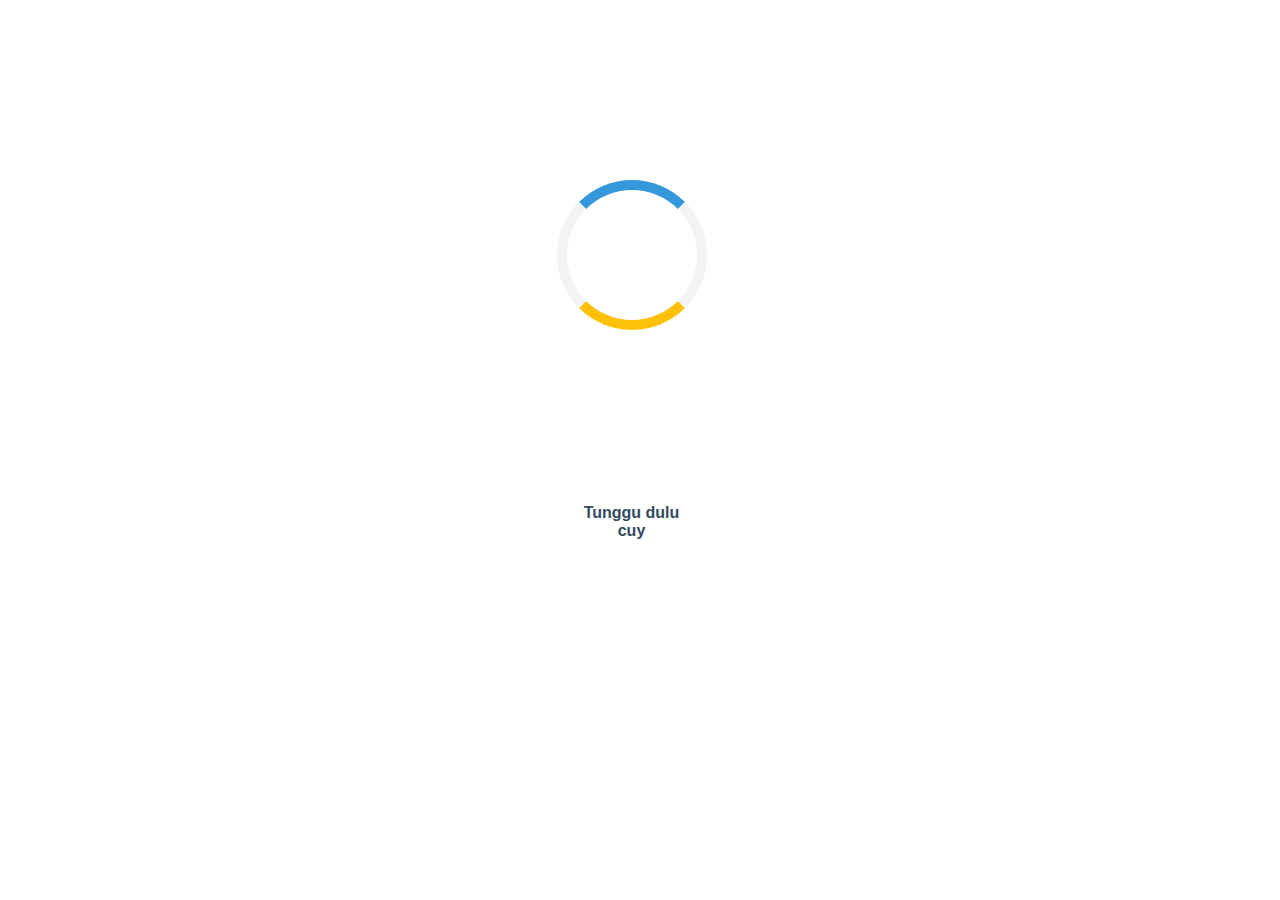
<file: index.html>
<!DOCTYPE html>
<html lang="en">
    <head>
        <meta charset="UTF-8">
        <meta name="viewport" content="width=device-width, initial-scale=1.0">
        <title>Home</title>
        <link rel="stylesheet" href="css/home.css">
    </head>
    <body>
        <div id="loading">
            <span class="loader"></span>
            <div class="textLoader">
                <center>
                <b style="font-family: Muli, sans-serif ;">Tunggu dulu <br> cuy </b>
                </center>
            </div>
        </div>
        <div id="content" style="display: none;">
        <div id="container">
            <div class="navbar">
            <div style="width: 1714px; height: 5292px; position: absolute; background: rgb(255, 255, 255); overflow: hidden;">
                <div style="width: 765.218px; height: 15px; position: absolute; left: 203px; top: 55.6642px; transform: rotate(-0.424113deg); transform-origin: left top;">
                    <div style="position: absolute; left: 13.1091px; top: 0px; text-align: left; vertical-align: top; display: flex; flex-direction: column; justify-content: flex-start;">
                        <p>
                            <span class="beranda" style="font-size: 12px; text-decoration: none; font-weight: 700; font-family: inter; white-space: break-spaces; color: rgb(51, 43, 43);
                             text-transform: none; font-family: Muli, sans-serif;">BERANDA</span>
                        </p>
                    </div>
                    <div style="position: absolute; left: 157.109px; top: 0px; text-align: left; vertical-align: top; display: flex; flex-direction: column; justify-content: flex-start;">
                        <p>
                            <a class="belajar" href="belajar.html" target="_blank" style="font-size: 12px; text-decoration: none; font-weight: 700; font-family: inter; white-space: 
                            break-spaces; color: rgb(51, 43, 43); text-transform: none; font-family: Muli, sans-serif;">BELAJAR</a>
                        </p>
                    </div>
                    <div style="position: absolute; left: 298.109px; top: 0px; text-align: left; vertical-align: top; display: flex; flex-direction: 
                    column; justify-content: flex-start;">
                        <p>
                            <a class="review" href="review.html" style="font-size: 12px; text-decoration:
                            none; font-weight: 700; font-family: inter; white-space: break-spaces; color: rgb(51, 43, 43); 
                            text-transform: none; font-family: Muli, sans-serif;">REVIEW</a>
                        </p>
                    </div>
                    <div style="position: absolute; left: 431.109px; top: 0px; text-align: 
                    left; vertical-align: top; display: flex; flex-direction: column; justify-content: flex-start;">
                        <p>
                            <span class="PANDUAN" style="font-size: 12px; text-decoration: none; font-weight: 700; font-family: inter; white-space: break-spaces; color: rgb(51, 43, 43); 
                            text-transform: none; font-family: Muli, sans-serif;">PANDUAN</span>
                        </p>
                    </div>
                    <div style="position: absolute; left: 560.109px; top: 0px; text-align: left; vertical-align: top; display: flex; flex-direction: column; justify-content: flex-start;">
                        <p>
                            <a class="about" href="about_us.html" style="font-size: 12px; text-decoration: none; font-weight: 700; font-family: inter; white-space: break-spaces; color: rgb(51, 43, 43); 
                            text-transform: none; font-family: Muli, sans-serif;">ABOUT US</a>
                        </p>
                    </div>
                    <div style="position: absolute; left: 672.109px; top: 0px; text-align: left; vertical-align: top; display: flex; 
                    flex-direction: column; justify-content: flex-start;">
                        <p>
                            <span class="guru" style="font-size: 12px; text-decoration: none; font-weight: 700; font-family: inter; white-space: break-spaces; color: rgb(51, 43, 43); 
                            text-transform: none; font-family: Muli, sans-serif;">UNTUK GURU</span>
                        </p>
                    </div>
                </div>
                <div style="width: 624px; height: 362px; position: absolute; left: 858px; top: 218px;">
                    <div style="width: 624px; height: 362px; position: absolute; left: 0px; top: 0px; background: rgb(255, 255, 255); border-radius: 20px;
                     overflow: hidden; filter: drop-shadow(rgba(0, 0, 0, 0.137) 0px 4px 30px);">
                        <img src="assets/anak.png" width="624" height="362" style="width: 624px; height: 362px; left: 0px; top: 0px; position: absolute;">
                    </div>
                </div>
                <div style="width: 165px; height: 16px; position: absolute; left: 1324px; top: 49px;">
                    <div style="position: absolute; left: 24px; top: 0px; text-align: left; vertical-align: top; display: flex; flex-direction: column; justify-content: flex-start;">
                        <p>
                            <span style="font-size: 12px; text-decoration: none; font-weight: 700; font-family: inter; white-space: break-spaces; color: rgba(13, 12, 12, 0.57); 
                            text-transform: none; font-family: Muli, sans-serif;">AKUN</span>
                        </p>
                    </div>
                    <div style="position: absolute; left: 92px; top: 0px; width: 50px; text-align: left; vertical-align: top; display: flex; flex-direction: 
                    column; justify-content: flex-start;">
                        <p>
                            <a class="login" href="login.html" target="_blank" style="font-size: 12px; text-decoration: none; font-weight: 700;
                             white-space: break-spaces; color: rgb(1, 1, 1); text-transform: none; font-family: Muli, sans-serif;">LOG IN</a>
                        </p>
                    </div>
                </div>
            </div>
                <div style="width: 534px; height: 367px;">
                    <div style="width: 491px; height: 54px; position: absolute; left: 169px; top: 149px; background: #bdcce0ab; border-radius: 20px; overflow: hidden; 
                    filter: drop-shadow(rgba(0, 0, 0, 0.062) 0px 4px 30px);">
                        <input type="search" placeholder="Cari di sini" style="padding-left: 50px; border-radius: 20px; background: transparent;
                         width: 100%; height: 100%; box-sizing: border-box; font-family: Muli, sans-serif;">
                        <img src="assets/search.svg" width="23" height="24" style="width: 23px; left: 15px; top: 50%; position: absolute; transform: translateY(-50%);">
                      </div>
                    </div>

                    <div style="width: 534px; height: 284px; position: absolute; left: 161px; top: 232px;">
                        <div style="width: 353px; height: 38px; position: absolute; left: 107px; top: 263px;"></div>
                        <div style="position: absolute; left: 96px; top: 249px; text-align: left; vertical-align: top; display: 
                        flex; flex-direction: column; justify-content: flex-start;">
                            <p>
                                <span style="font-size: 15px; text-decoration: none; font-weight: 500; font-family: inter; white-space: break-spaces; color: rgb(0, 0, 0); 
                                text-transform: none;">- KI HAJAR DEWANTARA</span>
                            </p>
                        </div>
                    </div>
                    <div style="width: 514px; height: 285px;">
                        <div style="position: absolute; left: 257px; top: 166px; text-align: left; vertical-align: top; display: flex; flex-direction: column; justify-content: flex-start;">
                        </div>
                        <div style="position: absolute; left: 171px; top: 242px; width: 514px; text-align: left; vertical-align: top; display: flex; flex-direction: column; justify-content: flex-start;">
                            <p style="margin-bottom: 11px;">
                                <span style="font-size: 100px; text-decoration: none; font-weight: 700; font-family: inter; white-space: break-spaces; color: rgba(0, 0, 0, 0.58); text-transform: none;">“</span>
                                <span style="font-size: 20px; text-decoration: none; font-weight: 700;
                                 white-space: break-spaces; color: rgba(0, 0, 0, 0.58); text-transform: none; 
                                 font-family:'Courier New', Courier, monospace">Mempunyai ketetapan, tidak tergoyahkan, berisi dengan berilmu pengetahuan, hingga yakin dengan seyakin-yakinnya bahwa apa yang dilakukannya adalah benar dan baik. </span>
                            
                            </p>
                            <p style="margin-bottom: 11px;"></p>
                        </div>
                    </div>
                </div>
                <div style="width: 382px; height: 100px;">
                    <div style="width: 382px; height: 56px; position: absolute; left: 68px; top: 1429px;">
                        <div style="position: absolute; left: 10px; top: 10px; width: 362px; text-align: left; vertical-align: top; display: flex; flex-direction: column; justify-content: flex-start;">
                            <p>
                                <span style="font-size: 15px; text-decoration: none; font-weight: 400;
                                 white-space: break-spaces; color: rgb(47, 37, 37); text-transform: none; font-family: Muli, sans-serif;">Sesuaikan dengan tingkatan pendidikan yang ditempuhi saat ini :</span>
                            </p>
                        </div>
                    </div>
                    <div style="width: 261px; height: 44px; position: absolute; left: 68px; top: 1385px;">
                        <div style="position: absolute; left: 10px; top: 10px; text-align: left; vertical-align: top; display: flex; flex-direction: column; justify-content: flex-start;">
                            <p>
                                <span style="font-size: 20px; text-decoration: none; font-weight: 700;
                                 white-space: break-spaces; color: rgb(47, 37, 37); text-transform: none; font-family: Muli, sans-serif;">TINGKAT PENDIDIKAN : </span>
                            </p>
                        </div>
                    </div>
                </div>
                <div style="width: 1526px; height: 221px; position: absolute; left: 77px; top: 1540px;">
                    <div style="width: 353px; height: 221px; position: absolute; left: 0px; top: 0px; background: rgb(255, 255, 255); border-radius: 30px; 
                    overflow: hidden; filter: drop-shadow(rgba(0, 0, 0, 0.1) 0px 4px 30px);">
                        <img src="assets/tk.jpg" width="353" height="220" style="width: 353px; left: 0px; top: 0px; position: absolute;">
                    </div>

                    <div style="width: 354px; height: 221px; position: absolute; left: 391px; top: 0px; background: rgb(255, 255, 255); border-radius: 30px; overflow: 
                    hidden; filter: drop-shadow(rgba(0, 0, 0, 0.1) 0px 4px 20px);">
                        <img src="assets/lakisd.jpg" width="190" height="190" style="width: 190px; height: 190px; left: 0px; top: 10px; position: absolute;">
                        <div style="position: absolute; left: 170px; top: 87px; text-align: left; vertical-align: top; display: flex; 
                        flex-direction: column; justify-content: flex-start;">
                            <p>
                                <span style="font-size: 20px; text-decoration: none; font-weight: 700; 
                                 white-space: break-spaces; color: rgba(255, 24, 24, 0.54); text-transform: none; font-family: Muli, sans-serif;">SEKOLAH</span>
                            </p>
                            <p>
                                <span style="font-size: 20px; text-decoration: none; font-weight: 700;
                                 white-space: break-spaces; color: rgba(56, 44, 44, 0.54); text-transform: none; font-family: Muli, sans-serif;">DASAR</span>
                            </p>
                        </div>
                    </div>

                    <div style="width: 352px; height: 220px; position: absolute; left: 783px; top: 1px; background: rgb(255, 255, 255); 
                    border-radius: 30px; overflow: hidden; filter: drop-shadow(rgba(0, 0, 0, 0.1) 0px 4px 30px);">
                        <img src="assets/smpe.jpg" width="190" height="190" style="width: 190px; left: 0px; top: 10px; position: absolute;">
                        <div style="position: absolute; left: 170px; top: 74px; text-align: left; vertical-align: top; display: flex; flex-direction: column; justify-content: flex-start;">
                            <p>
                                <span style="font-size: 20px; text-decoration: none; font-weight: 700; 
                                white-space: break-spaces; color: rgb(111, 124, 241); text-transform: none; font-family: Muli, sans-serif;">SEKOLAH MENENGAH </span>
                            </p>
                            <p>
                                <span style="font-size: 20px; text-decoration: none; font-weight: 700; 
                                 white-space: break-spaces; color: rgb(111, 124, 241); text-transform: none; font-family: Muli, sans-serif;">PERTAMA</span>
                            </p>
                        </div>
                    </div>

                    <div style="width: 353px; height: 221px; position: absolute; left: 1173px; top: 0px; background: rgb(255, 255, 255); 
                    border-radius: 30px; overflow: hidden; filter: drop-shadow(rgba(0, 0, 0, 0.1) 0px 4px 30px);">
                        <img src="assets/smaa.jpg" width="190" height="190" style="width: 190px; left: 0px; top: 10px; position: absolute;">
                        <div style="position: absolute; left: 177px; top: 68px; text-align: left; vertical-align: top; display: flex; flex-direction: column; justify-content: flex-start;">
                            <p>
                                <span style="font-size: 20px; text-decoration: none; font-weight: 700; 
                                 white-space: break-spaces; color: rgb(85, 82, 121); text-transform: none; font-family: Muli, sans-serif;">SEKOLAH MENENGAH </span>
                            </p>
                            <p>
                                <span style="font-size: 20px; text-decoration: none; font-weight: 700; 
                                 white-space: break-spaces; color: rgb(85, 82, 121); text-transform: none; font-family: Muli, sans-serif;">ATAS</span>
                            </p>
                        </div>
                    </div>
                </div>

                <div style="width: 75px; height: 44px; position: absolute; left: 68px; top: 1833px;">
                    <div style="position: absolute; left: 10px; top: 10px; text-align: left; vertical-align: top; display: flex; flex-direction: column; justify-content: flex-start;">
                        <p>
                            <span style="font-size: 20px; text-decoration: none; font-weight: 700;
                             white-space: break-spaces; color: rgb(47, 37, 37); text-transform: none; font-family: Muli, sans-serif;">UTBK</span>
                        </p>
                    </div>
                </div>
                <div style="width: 352px; height: 221px; position: absolute; left: 78px; top: 1932px; background: rgb(255, 255, 255); 
                border-radius: 30px; overflow: hidden; filter: drop-shadow(rgba(0, 0, 0, 0.1) 0px 4px 30px);">

                    <div style="width: 363px; height: 176px; position: absolute; left: -11px; top: -11px; ">
                        <img src="assets/utbk.png" width="354" height="223" style="width: 354px; height: 223px; left: 11px; top: 11px; position: absolute;">
                    </div>

                    <div style="position: absolute; left: 30px; top: 248px; text-align: left; vertical-align: top; display: flex; flex-direction: column; justify-content: flex-start;">
                        <p>
                            <span style="font-size: 10px; text-decoration: none; font-weight: 700; 
                             white-space: break-spaces; color: rgb(255, 255, 255); text-transform: none; font-family: Muli, sans-serif;">LIHAT SELENGKAPNYA</span>
                        </p>
                    </div>

                    <div style="position: absolute; left: 30px; top: 171px; text-align: left; vertical-align: top; display: flex; flex-direction: column; justify-content: flex-start;">
                        <p>
                            <span style="font-size: 10px; text-decoration: none; font-weight: 500; 
                             white-space: break-spaces; color: rgb(255, 255, 255); text-transform: none; font-family: Muli, sans-serif;">Simulasi ujian PTS, PAS, </span>
                        </p>
                        <p>
                            <span style="font-size: 10px; text-decoration: none; font-weight: 500; 
                             white-space: break-spaces; color: rgb(255, 255, 255); text-transform: none; font-family: Muli, sans-serif;">dan UTBK-SNBT</span>
                        </p>
                    </div>

                    <div style="position: absolute; left: 30px; top: 128px; text-align: left; vertical-align: top; display: flex; flex-direction: column; justify-content: flex-start;">
                        <p>
                            <span style="font-size: 20px; text-decoration: none; font-weight: 700; 
                            white-space: break-spaces; color: rgb(0, 0, 0); text-transform: none; font-family: Muli, sans-serif;">Try Out</span>
                        </p>
                    </div>
                </div>

                <div style="width: 237px; height: 50px; position: absolute; left: 72px; top: 2237px;"></div>
                <div style="width: 354px; height: 221px; position: absolute; left: 469px; top: 1932px; background: rgb(255, 255, 255); 
                border-radius: 30px; overflow: hidden; filter: drop-shadow(rgba(0, 0, 0, 0.1) 0px 4px 30px);">
                    <div style="width: 400px; height: 324px; position: absolute; left: 0px; top: 0px; background: rgba(0, 0, 0, 0.5); border-radius: 30px; overflow: hidden;">
                        <img src="assets/tryout.png" width="354" height="221" style="width: 354px; left: 0px; top: 0px; position: absolute;">
                        <div style="position: absolute; left: 31px; top: 126px; text-align: left; vertical-align: top; display: flex; flex-direction: column; justify-content: flex-start;">
                            <p>
                                <span style="font-size: 20px; text-decoration: none; font-weight: 700; 
                                 white-space: break-spaces; color: rgba(11, 11, 11, 0.92); text-transform: none; font-family: Muli, sans-serif;">UTBK Center</span>
                            </p>

                        </div>
                        <div style="position: absolute; left: 31px; top: 162px; text-align: left; vertical-align: top; display: flex; flex-direction: column; justify-content: flex-start;">
                            <p>
                                <span style="font-size: 10px; text-decoration: none; font-weight: 500; 
                                 white-space: break-spaces; color: rgb(255, 255, 255); text-transform: none; font-family: Muli, sans-serif;">Persiapan hadapi tes Skolastik</span>
                            </p>
                            <p>
                                <span style="font-size: 10px; text-decoration: none; font-weight: 500; 
                                 white-space: break-spaces; color: rgb(255, 255, 255); text-transform: none; font-family: Muli, sans-serif;">UTBK-SNBT</span>
                            </p>
                        </div>

                        <div style="position: absolute; left: 31px; top: 259px; text-align: left; vertical-align: top; display: flex; flex-direction: column; justify-content: flex-start;">
                            <p>
                                <span style="font-size: 10px; text-decoration: none; font-weight: 500; 
                                 white-space: break-spaces; color: rgb(255, 255, 255); text-transform: none; font-family: Muli, sans-serif;">LIHAT SELENGKAPNYA</span>
                            </p>
                        </div>
                    </div>

                </div>
                <div style="width: 1533px; height: 557px;">
                    <img src="assets/study.jpg" width="1530.87" height="590" style="width: 1530.87px; height: 590px; left: 2.13px; top: 760px; position: absolute; border-radius: 0px 100px 100px 0px;">
                    <div style="width: 1530.87px; height: 590px; position: absolute; left: 2.13px; top: 760px ; background: rgba(0, 0, 0, 0.22); border-radius: 0px 100px 100px 0px;"></div>
                    <div style="width: 490.773px; height: 185px; position: absolute; left: 142.654px; top: 897px; border-radius: 0px 100px 100px 0px;">
                        <div style="position: absolute; left: 10px; top: 10px; text-align: left; display: flex; flex-direction: column; justify-content: center;">
                            <p>
                                <span style="font-size: 32px; text-decoration: none; line-height: 170.523%; font-weight: 700; 
                                white-space: break-spaces; color: rgb(255, 255, 255); text-transform: none; font-family: Muli, sans-serif;">Wujudkan mimpi bareng kelas</span>
                            </p>
                            <p>
                                <span style="font-size: 32px; text-decoration: none; line-height: 170.523%; font-weight: 700; 
                                 white-space: break-spaces; color: rgb(255, 255, 255); text-transform: none; font-family: Muli, sans-serif;">ekslusif khusus UTBK dan</span>
                            </p>
                            <p>
                                <span style="font-size: 32px; text-decoration: none; line-height: 170.523%; font-weight: 700; 
                                 white-space: break-spaces; color: rgb(255, 255, 255); text-transform: none; font-family: Muli, sans-serif;">ujian mandiri</span>
                            </p>
                        </div>
                    </div>
                    <div style="width: 172.462px; height: 52px; position: absolute; left: 162.881px; top: 1137px; background: rgb(4, 135, 255); 
                    border-radius: 30px 100px 100px 30px; overflow: hidden; filter: drop-shadow(rgba(0, 0, 0, 0.25) 0px 4px 4px);">
                        <div style="position: absolute; left: 28.3875px; top: 9px; text-align: left; display: flex; flex-direction: column; justify-content: center;">
                            <p>
                                <span style="font-size: 20px; text-decoration: none; line-height: 170.523%; font-weight: 700;
                                 white-space: break-spaces; color: rgb(255, 255, 255); text-transform: none; font-family: Muli, sans-serif;">Yuk, Ikutan</span>
                            </p>
                        </div>
                    </div>
                </div>
                <img src="assets/geo.png" width="134" height="131" style="width: 134px; left: 350px; top: 2631px; position: absolute;">
                <img src="assets/sos.png" width="134" height="131" style="width: 134px; left: 350px; top: 2631px; position: absolute;">
                <img src="assets/eko.png" width="134" height="131" style="width: 134px; left: 611px; top: 2626px; position: absolute;">
                <img src="assets/sejarah.png" width="134" height="131" style="width: 134px; left: 856px; top: 2626px; position: absolute;">

                <div style="width: 134px; height: 163px; position: absolute; left: 90px; top: 2339px;">
                    <img src="assets/mtk.png" style="width: 134px; left: 0px; top: 0px; position: absolute;">
                    <div style="position: absolute; left: 9px; top: 150px; text-align: left; vertical-align: top; display: flex; flex-direction: column; justify-content: flex-start;">
                        <p>
                            <span style="font-size: 15px; text-decoration: none; font-weight: 500; 
                            white-space: break-spaces; color: rgb(0, 0, 0); text-transform: none; font-family: Muli, sans-serif;">Matematika Wajib</span>
                        </p>
                    </div>
                </div>
                <div style="width: 165px; height: 163px; position: absolute; left: 335px; top: 2339px;">
                    <img src="assets/mtk.png" width="134" height="131" style="width: 134px; left: 15.5px; top: 0px; position: absolute;">
                    <div style="position: absolute; left: 45.1px; top: 150px; text-align: left; vertical-align: top; display: flex; flex-direction: column; justify-content: flex-start;">
                        <p>
                            <span style="font-size: 15px; text-decoration: none; font-weight: 500; font-family: inter; white-space: break-spaces; color: rgb(0, 0, 0); text-transform: none; font-family: Muli, sans-serif;">Matematika Peminatan</span>
                        </p>
                    </div>
                </div>
                <div style="width: 134px; height: 163px; position: absolute; left: 611px; top: 2339px;">
                    <img src="assets/physics.png"width: 134px; left: 0px; top: 0px; position: absolute;">
                    <div style="position: absolute; left: 49px; top: 150px; text-align: left; vertical-align: top; display: flex; flex-direction: column; justify-content: flex-start;">
                        <p>
                            <span style="font-size: 15px; text-decoration: none; font-weight: 500; 
                             white-space: break-spaces; color: rgb(0, 0, 0); text-transform: none; font-family: Muli, sans-serif;">Fisika</span>
                        </p>
                    </div>
                </div>
                <div style="width: 134px; height: 163px; position: absolute; left: 856px; top: 2335px;">
                    <img src="assets/bio.png" width="134" height="131" style="width: 134px; left: 0px; top: 0px; position: absolute;">
                    <div style="position: absolute; left: 45px; top: 150px; text-align: left; vertical-align: top; display: flex; flex-direction: column; justify-content: flex-start;">
                        <p>
                            <span style="font-size: 15px; text-decoration: none; font-weight: 500; 
                             white-space: break-spaces; color: rgb(0, 0, 0); text-transform: none; font-family: Muli, sans-serif;">Biologi</span>
                        </p>
                    </div>
                </div>

                <div style="width: 134px; height: 163px; position: absolute; left: 1101px; top: 2335px;">
                    <img src="assets/kimia.png" width="134" height="131" style="width: 134px; left: 0px; top: 0px; position: absolute;">
                    <div style="position: absolute; left: 47px; top: 150px; text-align: left; vertical-align: top; display: flex; flex-direction: column; justify-content: flex-start;">
                        <p>
                            <span style="font-size: 15px; text-decoration: none; font-weight: 500; 
                             white-space: break-spaces; color: rgb(0, 0, 0); text-transform: none; font-family: Muli, sans-serif;">Kimia</span>
                        </p>
                    </div>
                </div>

                <div style="width: 288px; height: 52px; position: absolute; left: 82px; top: 2247px;">
                    <div style="position: absolute; left: 0px; top: 0px; text-align: left; vertical-align: top; display: flex; flex-direction: column; justify-content: flex-start;">
                        <p>
                            <span style="font-size: 20px; text-decoration: none; font-weight: 700;
                             white-space: break-spaces; color: rgb(255, 0, 0); text-transform: none; font-family: Muli, sans-serif;">Pelajaran Sekolah</span>
                        </p>
                    </div>

                    <div style="position: absolute; left: 0px; top: 34px; text-align: left; vertical-align: top; display: flex; flex-direction: column; justify-content: flex-start;">
                        <p>
                            <span style="font-size: 15px; text-decoration: none; font-weight: 500; white-space: break-spaces; color: rgb(0, 0, 0); 
                            text-transform: none; font-family: Muli, sans-serif;">Matematika dan Ilmu Pengetahuan Alam</span>
                        </p>
                    </div>

                </div>
                <div style="position: absolute; left: 78px; top: 2570px; text-align: left; vertical-align: top; display: flex; flex-direction: column; justify-content: flex-start;">
                    <p>
                        <span style="font-size: 17px; text-decoration: none; font-weight: 500; 
                         white-space: break-spaces; color: rgb(0, 0, 0); text-transform: none; font-family: Muli, sans-serif;">Ilmu Pengetahuan Sosial</span>
                    </p>
                </div>

                <div style="width: 134px; height: 163px; position: absolute; left: 856px; top: 2335px;">
                    <img src="assets/bio.png" width="134" height="131" style="width: 134px; left: 0px; top: 0px; position: absolute;">
                <div style="position: absolute; left: 129px; top: 2776px; text-align: left; vertical-align: top; display: flex; flex-direction: column; justify-content: flex-start;">
                    <p>
                        <span style="font-size: 15px; text-decoration: none; font-weight: 500; 
                        white-space: break-spaces; color: rgb(0, 0, 0); text-transform: none; font-family: Muli, sans-serif;">Geografi</span>
                    </p>

                </div>
                </div>
                <div style="position: absolute; left: 384px; top: 2776px; text-align: left; vertical-align: top; display: flex; flex-direction: column; justify-content: flex-start;">
                    <p>
                        <span style="font-size: 15px; text-decoration: none; font-weight: 500; 
                        white-space: break-spaces; color: rgb(0, 0, 0); text-transform: none; font-family: Muli, sans-serif;">Sosiologi</span>
                    </p>
                </div>

                <div style="position: absolute; left: 101px; top: 3052px; text-align: left; vertical-align: top; display: flex; flex-direction: column; justify-content: flex-start;">
                    <p>
                        <span style="font-size: 15px; text-decoration: none; font-weight: 500;  
                        white-space: break-spaces; color: rgb(0, 0, 0); text-transform: none; font-family: Muli, sans-serif;">Bahasa Indonesia</span>
                    </p>
                </div>

                <div style="position: absolute; left: 364px; top: 3052px; text-align: left; vertical-align: top; display: flex; flex-direction: column; justify-content: flex-start;">
                    <p>
                        <span style="font-size: 15px; text-decoration: none; font-weight: 500; 
                        white-space: break-spaces; color: rgb(0, 0, 0); text-transform: none; font-family: Muli, sans-serif;"></span>
                    </p>
                </div>

                <div style="position: absolute; left: 647px; top: 2776px; text-align: left; vertical-align: top; display: flex; flex-direction: column; justify-content: flex-start;">
                    <p>
                        <span style="font-size: 15px; text-decoration: none; font-weight: 500; 
                        white-space: break-spaces; color: rgb(0, 0, 0); text-transform: none; font-family: Muli, sans-serif;">Ekonomi</span>
                    </p>
                </div>

                <div style="position: absolute; left: 896px; top: 2776px; text-align: left; vertical-align: top; display: flex; flex-direction: column; justify-content: flex-start;">
                    <p>
                        <span style="font-size: 15px; text-decoration: none; font-weight: 500; 
                         white-space: break-spaces; color: rgb(0, 0, 0); text-transform: none; font-family: Muli, sans-serif;">Sejarah </span>
                    </p>
                </div>

                <div style="position: absolute; left: 1101px; top: 2776px; text-align: left; vertical-align: top; display: flex; flex-direction: column; justify-content: flex-start;">
                    <p>
                        <span style="font-size: 15px; text-decoration: none; font-weight: 500; 
                        white-space: break-spaces; color: rgb(0, 0, 0); text-transform: none; font-family: Muli, sans-serif;"></span>
                    </p>
                </div>

                <div style="position: absolute; left: 90px; top: 2849px; text-align: left; vertical-align: top; display: flex; 
                flex-direction: column; justify-content: flex-start;">
                    <p>
                        <span style="font-size: 15px; text-decoration: none; font-weight: 500;  
                        white-space: break-spaces; color: rgb(0, 0, 0); text-transform: none; font-family: Muli, sans-serif;">Wajib</span>
                    </p>
                </div>
                <img src="assets/indo.png" width="134" height="131" style="width: 134px; left: 93px; top: 2907px; position: absolute;">
                <img src="assets/s1.png" width="1376" height="566" style="width: 1376px; height: 566px; left: 163px; top: 3276px; position: absolute;">
                <div style="width: 1376px; height: 566px; position: absolute; left: 163px; top: 3276px; background: rgba(0, 0, 0, 0.6); border-radius: 20px;"></div>
                <div style="position: absolute; left: 226px; top: 3468px; text-align: left; display: flex; flex-direction: column; justify-content: center;">
                    <p>
                        <span style="font-size: 26px; text-decoration: none; line-height: 170.523%; font-weight: 700; 
                         white-space: break-spaces; color: rgb(255, 255, 255); text-transform: none; font-family: Muli, sans-serif;">FUNDAMENTALS</span>
                    </p>
                </div>
                <div style="position: absolute; left: 226px; top: 3540px; width: 756px; text-align: left; display: flex; flex-direction: column; justify-content: center;">
                    <p>
                        <span style="font-size: 26px; text-decoration: none; line-height: 170.523%; font-weight: 500; 
                         white-space: break-spaces; color: rgb(255, 255, 255); text-transform: none; font-family: Muli, sans-serif;">Ayok Cuy! Latihan kembali lagi kemampuan belejar dasarmu. </span>
                    </p>
                    <p>
                        <span style="font-size: 26px; text-decoration: none; line-height: 170.523%; font-weight: 500; 
                         white-space: break-spaces; color: rgb(255, 255, 255); text-transform: none; font-family: Muli, sans-serif;">Terbukti meningkatkan 70%kemampuan </span>
                    </p>
                </div>
                <div style="width: 199px; height: 52px; position: absolute; left: 223px; top: 3656px; background: rgba(255, 255, 255, 0.73); 
                border-radius: 30px; overflow: hidden; filter: drop-shadow(rgba(0, 0, 0, 0.25) 0px 4px 4px);">
                
                    <div style="position: absolute; left: 37px; top: 9px; text-align: left; display: flex; flex-direction: column; justify-content: center;">
                        <p>
                            <span style="font-size: 20px; text-decoration: none; line-height: 170.523%; font-weight: 700; 
                            white-space: break-spaces; color: rgb(0, 0, 0); text-transform: none; font-family: Muli, sans-serif;">Mulai Belajar</span>
                        </p>
                    </div>
                </div>

                <img src="assets/funda.png" width="1376" height="566" style="width: 1376px; height:566px; left: 163px; top: 3894px; position: absolute; border-radius: 20px;">
                <div style="width: 1376px; height: 566px; position: absolute; left: 163px; top: 3894px; background: rgba(0, 0, 0, 0.42); border-radius: 20px;"></div>
                <div style="position: absolute; left: 226px; top: 4067px; text-align: left; display: flex; flex-direction: column; justify-content: center;">
                    <p>
                        <span style="font-size: 26px; text-decoration: none; line-height: 170.523%; font-weight: 700; white-space: break-spaces; color: rgb(255, 255, 255);
                         text-transform: none; font-family: Muli, sans-serif;">Live Class</span>
                    </p>
                </div>

                <div style="position: absolute; left: 223px; top: 4163px; width: 682px; text-align: left; display: flex; flex-direction: column; justify-content: center;">
                    <p>
                        <span style="font-size: 26px; text-decoration: none; line-height: 170.523%; font-weight: 500; 
                        white-space: break-spaces; color: rgb(255, 255, 255); text-transform: none; font-family: Muli, sans-serif;">Mantepin pemahaman dengan tambahan insgiht keren </span>
                    </p>
                    <p>
                        <span style="font-size: 26px; text-decoration: none; line-height: 170.523%; font-weight: 500; 
                        white-space: break-spaces; color: rgb(255, 255, 255); text-transform: none; font-family: Muli, sans-serif;">langsung di kelas yang interaktif</span>
                    </p>
                </div>

                <div style="width: 199px; height: 52px; position: absolute; left: 223px; top: 4279px; background: rgba(255, 255, 255, 0.73); border-radius: 30px; 
                overflow: hidden; filter: drop-shadow(rgba(0, 0, 0, 0.25) 0px 4px 4px);">
                    <div style="position: absolute; left: 37px; top: 9px; text-align: left; display: flex; flex-direction: column; justify-content: center;">
                        <p>
                            <span style="font-size: 20px; text-decoration: none; line-height: 170.523%; font-weight: 700; 
                             white-space: break-spaces; color: rgb(0, 0, 0); text-transform: none; font-family: Muli, sans-serif;">Lihat detail...</span>
                        </p>
                    </div>
                </div>
                <div style="width: 1714px; height: 627px; position: absolute; left: 0px; top: 4665px; background: rgba(238, 236, 236, 0.95);"></div>
                <div style="position: absolute; left: 1255px; top: 4838px; text-align: left; display: flex; flex-direction: column; justify-content: center;">
                    <p>
                        <span style="font-size: 15px; text-decoration: none; line-height: 170.523%; font-weight: 500; 
                         white-space: break-spaces; color: rgb(0, 0, 0); text-transform: none; font-family: Muli, sans-serif;">nama@gmail.com</span>
                    </p>
                </div>
                <div style="position: absolute; left: 93px; top: 3156px; text-align: left; display: flex; flex-direction: column; justify-content: center;">
                    <p>
                        <span style="font-size: 20px; text-decoration: none; line-height: 170.523%; font-weight: 700; font-family: inter; white-space: break-spaces; color: rgb(0, 0, 0); text-transform: none; font-family: Muli, sans-serif;">Fitur Lainnya</span>
                    </p>
                </div>

                <div style="position: absolute; left: 173px; top: 4723px; text-align: left; display: flex; flex-direction: column; justify-content: center;">
                    <p>
                        <span style="font-size: 30px; text-decoration: none; line-height: 170.523%; font-weight: 700; font-family: inter; white-space: break-spaces; color: rgb(0, 0, 0); text-transform: none; font-family: Muli, sans-serif;">Materi Pembelajaran</span>
                    </p>
                </div>
                <div style="position: absolute; left: 583px; top: 4723px; text-align: left; display: flex; flex-direction: column; justify-content: center;">
                    <p>
                        <span style="font-size: 30px; text-decoration: none; line-height: 170.523%; font-weight: 700; font-family: inter; white-space: break-spaces; color: rgb(0, 0, 0); text-transform: none; font-family: Muli, sans-serif;">Tentang Kami</span>
                    </p>
                </div>
                <div style="position: absolute; left: 1027px; top: 4723px; text-align: left; display: flex; flex-direction: column; justify-content: center;">
                    <p>
                        <span style="font-size: 30px; text-decoration: none; line-height: 170.523%; font-weight: 700; font-family: inter; white-space: break-spaces; color: rgb(0, 0, 0); text-transform: none; font-family: Muli, sans-serif;">Akun</span>
                    </p>
                </div>
                <div style="position: absolute; left: 1212px; top: 4723px; text-align: left; display: flex; flex-direction: column; justify-content: center;">
                    <p>
                        <span style="font-size: 30px; text-decoration: none; line-height: 170.523%; font-weight: 700; font-family: inter; white-space: break-spaces; color: rgb(0, 0, 0); text-transform: none; font-family: Muli, sans-serif;">Contact Us</span>
                    </p>
                </div>
                <div style="position: absolute; left: 173px; top: 4804px; text-align: left; vertical-align: top; display: flex; flex-direction: column; justify-content: flex-start;">
                    <p>
                        <span style="font-size: 15px; text-decoration: none; font-weight: 500; font-family: inter; white-space: break-spaces; color: rgb(0, 0, 0); text-transform: none; font-family: Muli, sans-serif;">Matematika</span>
                    </p>
                </div>
                <div style="position: absolute; left: 583px; top: 4796px; text-align: left; vertical-align: top; display: flex; flex-direction: column; justify-content: flex-start;">
                    <p>
                        <span style="font-size: 15px; text-decoration: none; font-weight: 500; font-family: inter; white-space: break-spaces; color: rgb(0, 0, 0); text-transform: none; font-family: Muli, sans-serif;">About Us</span>
                    </p>
                </div>
                <div style="position: absolute; left: 1027px; top: 4792px; text-align: left; vertical-align: top; display: flex; flex-direction: column; justify-content: flex-start;">
                    <p>
                        <a href="login.html" target="__blank" style="font-size: 15px; text-decoration: none; font-weight: 500; font-family: inter; white-space: break-spaces; color: rgb(0, 0, 0); text-transform: none; font-family: Muli, sans-serif;">Masuk</a>
                    </p>
                </div>
                <div style="position: absolute; left: 583px; top: 4842px; text-align: left; vertical-align: top; display: flex; flex-direction: column; justify-content: flex-start;">
                    <p>
                        <span style="font-size: 15px; text-decoration: none; font-weight: 500; font-family: inter; white-space: break-spaces; color: rgb(0, 0, 0); text-transform: none; font-family: Muli, sans-serif;">Sosial Media</span>
                    </p>
                </div>
                <div style="position: absolute; left: 1027px; top: 4833px; text-align: left; vertical-align: top; display: flex; flex-direction: column; justify-content: flex-start;">
                    <p>
                        <span style="font-size: 15px; text-decoration: none; font-weight: 500; font-family: inter; white-space: break-spaces; color: rgb(0, 0, 0); text-transform: none; font-family: Muli, sans-serif;">Daftar</span>
                    </p>
                </div>
                <div style="position: absolute; left: 174px; top: 4852px; text-align: left; vertical-align: top; display: flex; flex-direction: column; justify-content: flex-start;">
                    <p>
                        <span style="font-size: 15px; text-decoration: none; font-weight: 500; font-family: inter; white-space: break-spaces; color: rgb(0, 0, 0); text-transform: none; font-family: Muli, sans-serif;">Fisika</span>
                    </p>
                </div>
                <div style="position: absolute; left: 173px; top: 4900px; text-align: left; vertical-align: top; display: flex; flex-direction: column; justify-content: flex-start;">
                    <p>
                        <span style="font-size: 15px; text-decoration: none; font-weight: 500; font-family: inter; white-space: break-spaces; color: rgb(0, 0, 0); text-transform: none; font-family: Muli, sans-serif;">Kimia</span>
                    </p>
                </div>
                <div style="position: absolute; left: 173px; top: 4947px; text-align: left; vertical-align: top; display: flex; flex-direction: column; justify-content: flex-start;">
                    <p>
                        <span style="font-size: 15px; text-decoration: none; font-weight: 500; font-family: inter; white-space: break-spaces; color: rgb(0, 0, 0); text-transform: none; font-family: Muli, sans-serif;">Biologi</span>
                    </p>
                </div>
                <div style="position: absolute; left: 173px; top: 4995px; text-align: left; vertical-align: top; display: flex; flex-direction: column; justify-content: flex-start;">
                    <p>
                        <span style="font-size: 15px; text-decoration: none; font-weight: 500; font-family: inter; white-space: break-spaces; color: rgb(0, 0, 0); text-transform: none; font-family: Muli, sans-serif;">Ekonomi</span>
                    </p>
                </div>
                <div style="position: absolute; left: 173px; top: 5043px; text-align: left; vertical-align: top; display: flex; flex-direction: column; justify-content: flex-start;">
                    <p>
                        <span style="font-size: 15px; text-decoration: none; font-weight: 500; font-family: inter; white-space: break-spaces; color: rgb(0, 0, 0); text-transform: none; font-family: Muli, sans-serif;">Sosiologi</span>
                    </p>
                </div>
                <img src="assets/geo.png" width="134" height="131" style="width: 134px; left: 93px; top: 2631px; position: absolute;">
                <div style="position: absolute; left: 174px; top: 5091px; text-align: left; vertical-align: top; display: flex; flex-direction: column; justify-content: flex-start;">
                    <p>
                        <span style="font-size: 15px; text-decoration: none; font-weight: 500; font-family: inter; white-space: break-spaces; color: rgb(0, 0, 0); text-transform: none; font-family: Muli, sans-serif;">Geografi</span>
                    </p>
                </div>
                <div style="position: absolute; left: 174px; top: 5139px; text-align: left; vertical-align: top; display: flex; flex-direction: column; justify-content: flex-start;">
                    <p>
                        <span style="font-size: 15px; text-decoration: none; font-weight: 500; font-family: inter; white-space: break-spaces; color: rgb(0, 0, 0); text-transform: none; font-family: Muli, sans-serif;">Sejarah </span>
                    </p>
                </div>
                <div style="position: absolute; left: 174px; top: 5187px; text-align: left; vertical-align: top; display: flex; flex-direction: column; justify-content: flex-start;">
                    <p>
                        <span style="font-size: 15px; text-decoration: none; font-weight: 500; font-family: inter; white-space: break-spaces; color: rgb(0, 0, 0); text-transform: none; font-family: Muli, sans-serif;">Bahasa Inggris</span>
                    </p>
                </div>
                <div style="position: absolute; left: 174px; top: 5235px; text-align: left; vertical-align: top; display: flex; flex-direction: column; justify-content: flex-start;">
                    <p>
                        <span style="font-size: 15px; text-decoration: none; font-weight: 500; font-family: inter; white-space: break-spaces; color: rgb(0, 0, 0); text-transform: none; font-family: Muli, sans-serif; ">Bahasa Indonesia</span>
                    </p>
                </div>
                <img src="assets/instagram.svg" width="59" height="59" style="width: 59px; left: 583px; top: 4906px; position: absolute;">
                <img src="assets/yt.svg" width="59" height="59" style="width: 59px; left: 765px; top: 4906px; position: absolute;">
                <img src="assets/twitter.svg" width="59" height="59" style="width: 59px; left: 674px; top: 4909px; position: absolute;">
                <img src="assets/fb.svg" width="59" height="59" style="width: 59px; left: 856px; top: 4906px; position: absolute;">
                <img src="[data-uri]
                go8bGluZSBpZD0iTGluZSAyIiB4MT0iLTAuMDAwMjQ0MTQxIiB5MT0iMSIgeDI9IjEwMDIiIHkyPSIxIiBzdHJva2U9ImJsYWNrIi8+Cjwvc3ZnPgo=" 
                width="1002" height="1" style="width: 1002px; left: 543px; top: 5098.5px; position: absolute;">
                <div style="position: absolute; left: 1255px; top: 4797px; text-align: left; display: flex; flex-direction: column; justify-content: center;">
                    <p>
                        <span style="font-size: 15px; text-decoration: none; line-height: 170.523%; font-weight: 500;  white-space: break-spaces; color: rgb(0, 0, 0); text-transform: none; font-family: Muli, sans-serif;">082245789398</span>
                    </p>
                </div>
                <div style="width: 25px; height: 66px; position: absolute; left: 1220px; top: 4797px;">
                    <img src="assets/phone.svg" width="25" height="25" style="width: 25px; left: 0px; top: 0px; position: absolute;">
                    <img src="assets/email.svg" width="25" height="25" style="width: 25px; left: 0px; top: 41px; position: absolute;">
                </div>
                <img src="assets/profile.svg" width="25" height="30" style="width: 25px; left: 1288px; top: 46px; position: absolute;">
            </div>
        </div>
    </body>

    <script src="javascript/home1.js"></script>
    <script src="javascript/home2.js"></script>
</html>
</file>
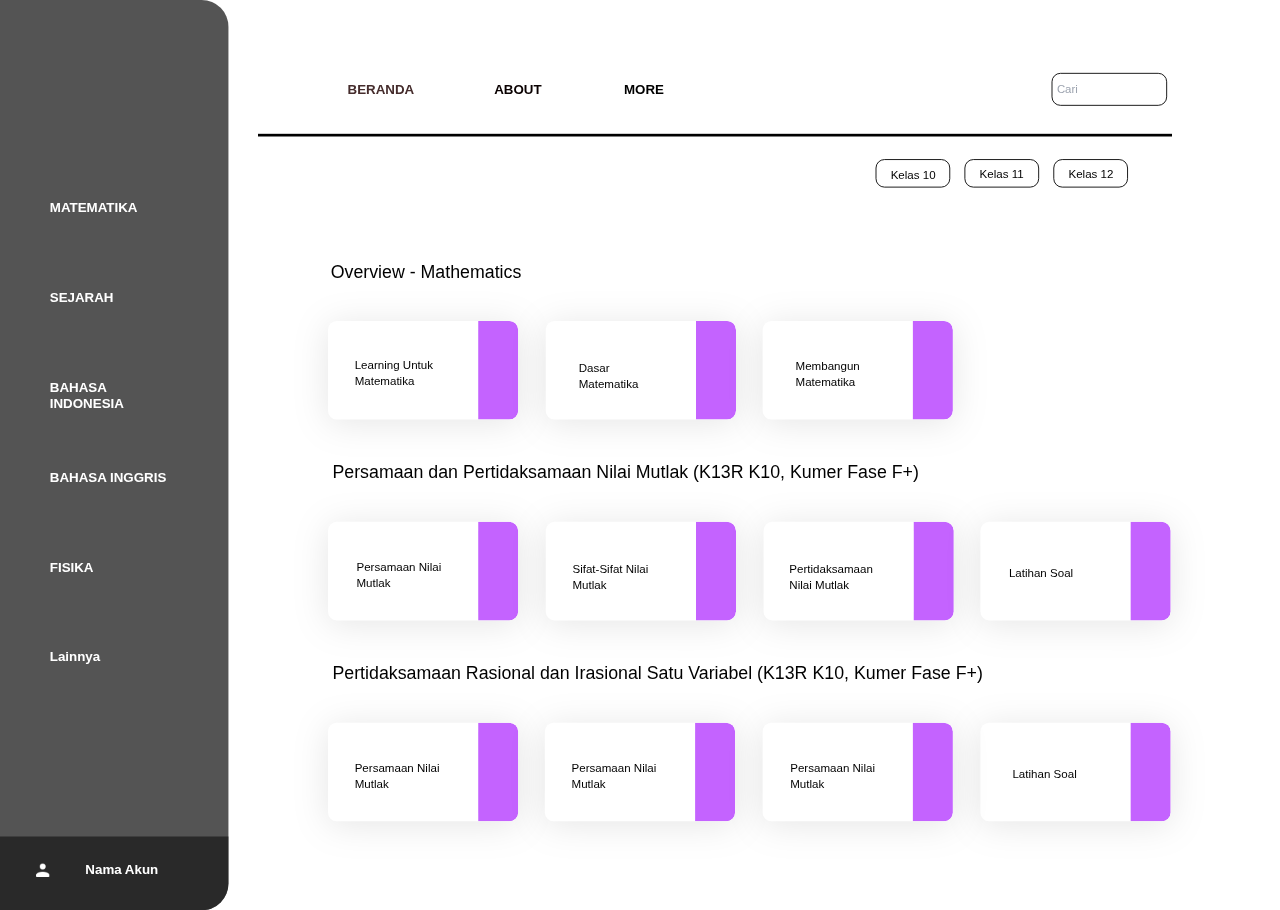
<file: belajar.html>
<!DOCTYPE html>
  <html lang="en">
  <head>
    <meta charset="UTF-8">
    <meta name="viewport" content="width=device-width, initial-scale=1.0">
    <title>Frame 84</title>
    <link rel="stylesheet" href="css/soal.css">
  </head>
  <body>
    <div id="container">
      <div style="width: 1440px; height: 1024px; position: absolute; background: rgb(255, 255, 255); overflow: hidden;">
        <div style="width: 257px; height: 1024px; position: absolute; left: 0px; top: 0px; 
        background: rgba(0, 0, 0, 0.67); border-radius: 0px 30px 30px 0px; overflow: hidden;">
        
          
        <div style="position: absolute; left: 92px; top: 1355px; text-align: left; vertical-align: 
        top; display: flex; flex-direction: column; justify-content: flex-start;">
          <p><span style="font-size: 30px; text-decoration: none; font-weight: 700;  
            white-space: break-spaces; color: rgb(255, 255, 255); text-transform: none;">Chart Buku</span></p></div>
          
      <div style="width: 495px; height: 144px; position: absolute; left: 0px; top: 1944px; 
      background: rgba(23, 23, 23, 0.698); border-radius: 0px 0px 30px 30px; overflow: hidden;">
        <div style="position: absolute; left: 195px; top: 52px; text-align: left; vertical-align: top; 
        display: flex; flex-direction: column; justify-content: flex-start;">
          <p><span style="font-size: 30px; text-decoration: none; font-weight: 700; 
             white-space: break-spaces; color: rgb(255, 255, 255); text-transform: none;">Nama Akun</span></p></div></div>
          
      <div style="width: 151px; height: 523px; position: absolute; left: 56px; top: 225px;">
        <div style="position: absolute; left: 0px; top: 0px; text-align: left; vertical-align: top; 
        display: flex; flex-direction: column; justify-content: flex-start;">
          <p><span style="font-size: 15px; text-decoration: none; font-weight: 700;
             white-space: break-spaces; color: rgb(255, 255, 255); text-transform: none; 
             font-family: Muli, sans-serif;">MATEMATIKA </span></p></div>
          
      <div style="position: absolute; left: 0px; top: 101px; text-align: left; vertical-align: top; 
      display: flex; flex-direction: column; justify-content: flex-start;">
        <p><span style="font-size: 15px; text-decoration: none; font-weight: 700; 
           white-space: break-spaces; color: rgb(255, 255, 255); text-transform: none; 
           font-family: Muli, sans-serif;">SEJARAH</span></p></div>
        
      <div style="position: absolute; left: 0px; top: 202px; text-align: left; vertical-align: top; 
      display: flex; flex-direction: column; justify-content: flex-start;">
        <p>
          <span style="font-size: 15px; text-decoration: none; font-weight: 700; 
           white-space: break-spaces; color: rgb(255, 255, 255); text-transform: none; 
           font-family: Muli, sans-serif;">BAHASA INDONESIA</span></p></div>
      
      <div style="position: absolute; left: 0px; top: 303px; text-align: left; vertical-align: top; 
      display: flex; flex-direction: column; justify-content: flex-start;">
        <p>
          <span style="font-size: 15px; text-decoration: none; font-weight: 700; 
          white-space: break-spaces; color: rgb(255, 255, 255); text-transform: none; 
          font-family: Muli, sans-serif;">BAHASA INGGRIS</span></p></div>
      
      <div style="position: absolute; left: 0px; top: 404px; text-align: left; vertical-align: top; 
      display: flex; flex-direction: column; justify-content: flex-start;">
      <p><span style="font-size: 15px; text-decoration: none; font-weight: 700;  white-space: break-spaces; color: rgb(255, 255, 255); 
        text-transform: none; font-family: Muli, sans-serif;">FISIKA</span></p></div>
        
      <div style="position: absolute; left: 0px; top: 505px; text-align: left; vertical-align: top; display: flex; 
      flex-direction: column; justify-content: flex-start;">
        <p><span style="font-size: 15px; text-decoration: none; font-weight: 700; font-family: inter; 
          white-space: break-spaces; color: rgb(255, 255, 255); 
          text-transform: none; font-family: Muli, sans-serif;">Lainnya</span></p></div></div></div>
        
      
      <div style="width: 356px; height: 18px; position: absolute; left: 391px; top: 92px;">
        <div style="position: absolute; left: 0px; top: 0px; text-align: left; vertical-align: top;
          display: flex; flex-direction: column; justify-content: flex-start;">
         <p><a class="home" href="index.html" style="font-size: 15px; text-decoration: none; 
          font-weight: 700; white-space: break-spaces; color: rgb(69, 44, 44); 
         text-transform: none;  font-family: Muli, sans-serif;">BERANDA</a></p></div>
                
        <div style="position: absolute; left: 165px; top: 0px; text-align: left; vertical-align: top; 
         display: flex; flex-direction: column; justify-content: flex-start;">
         <p><span style="font-size: 15px; text-decoration: none; font-weight: 700;
         white-space: break-spaces; color: rgb(10, 1, 1); text-transform: none;  font-family: Muli, sans-serif;">ABOUT</span></p></div>

        <div style="position: absolute; left: 311px; top: 0px; text-align: left; vertical-align: top; 
        display: flex; flex-direction: column; justify-content: flex-start;">
        <p><span style="font-size: 15px; text-decoration: none; font-weight: 700; white-space: break-spaces; color: rgb(0, 0, 0);
        text-transform: none;  font-family: Muli, sans-serif;">MORE</span></p></div></div>
      
      <img src="[data-uri]" 
      width="1029" height="3" style="width: 1029px; left: 290px; top: 149.501px; position: absolute;">
      <input type="search" placeholder="Cari" style="width: 130px; height: 37px; position: absolute; left: 1183px; padding: 5px; top: 82px; background: rgba(255, 255, 255, 0.15); 
      border-radius: 10px; border-style: solid; border-color: rgb(0, 0, 0); border-width: 1px;">

      
      <div style="width: 257px; height: 83px; position: absolute; left: 0px; top: 941px; background: rgba(23, 23, 23, 0.698); 
      border-radius: 0px 0px 30px; overflow: hidden;">
        <img src="assets/icon1.png" width=20" height="20" style="width: 20px; left: 38px; top: 28px; position: absolute;">
        <div style="position: absolute; left: 96px; top: 28px; text-align: left; vertical-align: top; 
        display: flex; flex-direction: column; justify-content: flex-start;">
          <p><span style="font-size: 15px; text-decoration: none; font-weight: 700; white-space: break-spaces; color: rgb(255, 255, 255); 
            text-transform: none;  font-family: Muli, sans-serif;">Nama Akun</span></p></div></div>
          
  <div style="position: absolute; left: 372px; top: 295px; text-align: left; vertical-align: top; 
  display: flex; flex-direction: column; justify-content: flex-start;">
  <p style="margin-bottom: 31px;">
  <span style="font-size: 20px; text-decoration: none; font-weight: 400; white-space: break-spaces; color: rgb(0, 0, 0); 
    text-transform: none;  font-family: Muli, sans-serif;">Overview - Mathematics</span></p></div>
            
    <div style="position: absolute; left: 374px; top: 520px; text-align: left; vertical-align: top; 
    display: flex; flex-direction: column; justify-content: flex-start;">
    <p style="margin-bottom: 31px;">
              <span style="font-size: 20px; text-decoration: none; font-weight: 400; 
            white-space: break-spaces; color: rgb(0, 0, 0); 
            text-transform: none;  font-family: Muli, sans-serif;">Persamaan dan Pertidaksamaan Nilai Mutlak (K13R K10, Kumer Fase F+)</span></p></div>
              
          <div style="position: absolute; left: 374px; top: 746px; text-align: left; vertical-align: top; 
          display: flex; flex-direction: column; justify-content: flex-start;">
            <p style="margin-bottom: 31px;">
              <span style="font-size: 20px; text-decoration: none; font-weight: 400; 
             white-space: break-spaces; color: rgb(0, 0, 0); text-transform: none;  
             font-family: Muli, sans-serif;">Pertidaksamaan Rasional dan Irasional Satu Variabel (K13R K10, Kumer Fase F+)</span></p></div>
              
              <div style="width: 214px; height: 111px; position: absolute; left: 369px; top: 361px; background: rgb(255, 255, 255); 
              border-radius: 10px; overflow: hidden; filter: drop-shadow(rgba(0, 0, 0, 0.1) 0px 4px 20px);">
                <div style="position: absolute; left: 30px; top: 40px; width: 104px; text-align: left; vertical-align: top; 
                display: flex; flex-direction: column; justify-content: flex-start;">
                  <p style="margin-bottom: 31px;">
                    <span style="font-size: 13px; text-decoration: none; font-weight: 400; 
                     white-space: break-spaces; color: rgb(0, 0, 0); text-transform: none;  font-family: Muli, sans-serif;">Learning Untuk Matematika</span></p></div>
                    
              <div style="width: 45px; height: 111px; position: absolute; left: 169px; top: 0px; 
              background: rgb(196, 99, 255); border-radius: 0px 10px 10px 0px; overflow: hidden;"></div></div>
              <div style="width: 214px; height: 111px; position: absolute; left: 369px; top: 587px; 
              background: rgb(255, 255, 255); border-radius: 10px; overflow: hidden; filter: drop-shadow(rgba(0, 0, 0, 0.1) 0px 4px 20px);">

                <div style="position: absolute; left: 32px; top: 41px; width: 104px; text-align: left; vertical-align: top; display:
                 flex; flex-direction: column; justify-content: flex-start;">
                  <p style="margin-bottom: 31px;">
                  <span style="font-size: 13px; text-decoration: none; font-weight: 400; 
                   white-space: break-spaces; color: rgb(0, 0, 0); text-transform: none;  font-family: Muli, sans-serif;">Persamaan Nilai Mutlak</span></p></div>
                  
        <div style="width: 45px; height: 111px; position: absolute; left: 169px; top: 0px; background: rgb(196, 99, 255); 
        border-radius: 0px 10px 10px 0px; overflow: hidden;"></div></div>
       <div style="width: 214px; height: 111px; position: absolute; left: 614px; top: 361px; background: rgb(255, 255, 255);
         border-radius: 10px; overflow: hidden; filter: drop-shadow(rgba(0, 0, 0, 0.1) 0px 4px 20px);">
      <div style="position: absolute; left: 37px; top: 44px; width: 80px; text-align: left; vertical-align: top;
      display: flex; flex-direction: column; justify-content: flex-start;">
      <p style="margin-bottom: 31px;">
      <span style="font-size: 13px; text-decoration: none; font-weight: 400; 
                       white-space: break-spaces; color: rgb(0, 0, 0); text-transform: none;  font-family: Muli, sans-serif;">Dasar Matematika</span></p></div>
                      
  <div style="width: 45px; height: 111px; position: absolute; left: 169px; top: 0px; background: rgb(196, 99, 255); 
  border-radius: 0px 10px 10px 0px; overflow: hidden;"></div></div>
                  
  <div style="width: 214px; height: 111px; position: absolute; left: 614px; top: 587px; background: rgb(255, 255, 255);
   border-radius: 10px; overflow: hidden; filter: drop-shadow(rgba(0, 0, 0, 0.1) 0px 4px 20px);">
                    
  <div style="position: absolute; left: 30px; top: 44px; width: 104px; text-align: left; vertical-align: top; 
  display: flex; flex-direction: column; justify-content: flex-start;">
  <p style="margin-bottom: 31px;">
  <span style="font-size: 13px; text-decoration: none; font-weight: 400; font-family: franklin gothic demi; white-space: break-spaces; color: rgb(0, 0, 0); 
  text-transform: none;  font-family: Muli, sans-serif;">Sifat-Sifat Nilai Mutlak</span></p></div>
                    
  <div style="width: 45px; height: 111px; position: absolute; left: 169px; top: 0px; background: rgb(196, 99, 255); 
  border-radius: 0px 10px 10px 0px; overflow: hidden;"></div></div>
                    
  <div style="width: 214px; height: 111px; position: absolute; left: 858px; top: 361px; background: rgb(255, 255, 255); 
  border-radius: 10px; overflow: hidden; filter: drop-shadow(rgba(0, 0, 0, 0.1) 0px 4px 20px);">
  <div style="position: absolute; left: 37px; top: 41px; width: 102px; text-align: left; vertical-align: top; 
  display: flex; flex-direction: column; justify-content: flex-start;">
          <p style="margin-bottom: 31px;">
   <span style="font-size: 13px; text-decoration: none; font-weight: 400; 
   white-space: break-spaces; color: rgb(0, 0, 0); text-transform: none;  font-family: Muli, sans-serif;">Membangun Matematika</span></p></div>

    <div style="width: 45px; height: 111px; position: absolute; left: 169px; top: 0px; background: rgb(196, 99, 255); 
    border-radius: 0px 10px 10px 0px; overflow: hidden;"></div></div>


    <div style="width: 214px; height: 111px; position: absolute; left: 859px; top: 587px; background: rgb(255, 255, 255); 
    border-radius: 10px; overflow: hidden; filter: drop-shadow(rgba(0, 0, 0, 0.1) 0px 4px 20px);">
                      
    <div style="position: absolute; left: 29px; top: 44px; width: 104px; text-align: left; vertical-align: top; 
    display: flex; flex-direction: column; justify-content: flex-start;">

    <p style="margin-bottom: 31px;">
    <span style="font-size: 13px; text-decoration: none; font-weight: 400;
     white-space: break-spaces; color: rgb(0, 0, 0); text-transform: none;  font-family: Muli, sans-serif;">Pertidaksamaan Nilai Mutlak</span></p></div>
                              
    <div style="width: 45px; height: 111px; position: absolute; left: 169px; top: 0px; 
    background: rgb(196, 99, 255); border-radius: 0px 10px 10px 0px; overflow: hidden;"></div></div>
                          
     <div style="width: 214px; height: 111px; position: absolute; left: 1103px; top: 587px; 
     background: rgb(255, 255, 255); border-radius: 10px; overflow: hidden;
      filter: drop-shadow(rgba(0, 0, 0, 0.1) 0px 4px 20px);">
                            
    <div style="position: absolute; left: 32px; top: 48px; width: 92px; text-align: left; vertical-align: top; display: flex; 
    flex-direction: column; justify-content: flex-start;">
    <p style="margin-bottom: 31px;">
                            
    <span style="font-size: 13px; text-decoration: none; font-weight: 400;
     white-space: break-spaces; color: rgb(0, 0, 0); text-transform: none;  font-family: Muli, sans-serif;">Latihan Soal</span></p></div>
                          
    <div style="width: 45px; height: 111px; position: absolute; left: 169px; top: 0px; background: rgb(196, 99, 255); 
    border-radius: 0px 10px 10px 0px; overflow: hidden;"></div></div>
                          
      <div style="width: 214px; height: 111px; position: absolute; left: 1103px; top: 813px; background: rgb(255, 255, 255); 
      border-radius: 10px; overflow: hidden; filter: drop-shadow(rgba(0, 0, 0, 0.1) 0px 4px 20px);">
                            
      <div style="position: absolute; left: 36px; top: 48px; width: 92px; text-align: left; vertical-align: top; 
      display: flex; flex-direction: column; justify-content: flex-start;">
      <p style="margin-bottom: 31px;">
      <span style="font-size: 13px; text-decoration: none; font-weight: 400; 
       white-space: break-spaces; color: rgb(0, 0, 0); text-transform: none;  font-family: Muli, sans-serif;">Latihan Soal</span></p></div>
                            
      <div style="width: 45px; height: 111px; position: absolute; left: 169px; top: 0px; background: rgb(196, 99, 255);
       border-radius: 0px 10px 10px 0px; overflow: hidden;"></div></div>
       <div style="width: 214px; height: 111px; position: absolute; left: 369px; top: 813px; background: rgb(255, 255, 255); 
       border-radius: 10px; overflow: hidden; filter: drop-shadow(rgba(0, 0, 0, 0.1) 0px 4px 20px);">
      <div style="position: absolute; left: 30px; top: 41px; width: 104px; text-align: left; vertical-align: top; display: flex; 
      flex-direction: column; justify-content: flex-start;">
      <p style="margin-bottom: 31px;">
     <span style="font-size: 13px; text-decoration: none; font-weight: 400; 
      white-space: break-spaces; color: rgb(0, 0, 0); text-transform: none;  font-family: Muli, sans-serif;">Persamaan Nilai Mutlak</span></p></div>
                                
    <div style="width: 45px; height: 111px; position: absolute; left: 169px; top: 0px; background: rgb(196, 99, 255); 
    border-radius: 0px 10px 10px 0px; overflow: hidden;"></div></div>
                              
    <div style="width: 214px; height: 111px; position: absolute; left: 613px; top: 813px; background: rgb(255, 255, 255); 
    border-radius: 10px; overflow: hidden; filter: drop-shadow(rgba(0, 0, 0, 0.1) 0px 4px 20px);">
                                
    <div style="position: absolute; left: 30px; top: 41px; width: 104px; text-align: left; vertical-align: top; 
    display: flex; flex-direction: column; justify-content: flex-start;">
    <p style="margin-bottom: 31px;">
    <span style="font-size: 13px; text-decoration: none; font-weight: 400; 
     white-space: break-spaces; color: rgb(0, 0, 0); text-transform: none;  font-family: Muli, sans-serif;">Persamaan Nilai Mutlak</span></p></div>
                                    
    <div style="width: 45px; height: 111px; position: absolute; left: 169px; top: 0px; background: rgb(196, 99, 255); 
    border-radius: 0px 10px 10px 0px; overflow: hidden;"></div></div>
                                    
    <div style="width: 214px; height: 111px; position: absolute; left: 858px; top: 813px; background: rgb(255, 255, 255); 
    border-radius: 10px; overflow: hidden; filter: drop-shadow(rgba(0, 0, 0, 0.1) 0px 4px 20px);">
                                      
    <div style="position: absolute; left: 31px; top: 41px; width: 104px; text-align: left; vertical-align: top; 
    display: flex; flex-direction: column; justify-content: flex-start; font-family: Muli, sans-serif;">
                                        
    <p style="margin-bottom: 31px;">
    <span style="font-size: 13px; text-decoration: none; font-weight: 400; 
     white-space: break-spaces; color: rgb(0, 0, 0); text-transform: none; font-family: Muli, sans-serif;">Persamaan Nilai Mutlak</span></p></div>
                                          
    <div style="width: 45px; height: 111px; position: absolute; left: 169px; top: 0px; background: rgb(196, 99, 255);
     border-radius: 0px 10px 10px 0px; overflow: hidden;"></div></div>
                                          
    <div style="width: 84px; height: 32px; position: absolute; left: 985px; top: 179px; background: rgb(255, 255, 255); 
    border-radius: 10px; border-style: solid; border-color: rgb(0, 0, 0); border-width: 1px;"></div>
                                          
    <div style="position: absolute; left: 1002px; top: 187px; text-align: left; vertical-align: top; display: flex; flex-direction: column; justify-content: flex-start;">

    <p style="margin-bottom: 31px;">
    <span style="font-size: 13px; text-decoration: none; font-weight: 400; 
     white-space: break-spaces; color: rgb(0, 0, 0); text-transform: none; font-family: Muli, sans-serif;">Kelas 10</span></p></div>
                                  
     <div style="width: 84px; height: 32px; position: absolute; left: 1085px; top: 179px; background: rgb(255, 255, 255); 
     border-radius: 10px; border-style: solid; border-color: rgb(0, 0, 0); border-width: 1px;"></div>
        <div style="width: 84px; height: 32px; position: absolute; left: 1185px; top: 179px; background: rgb(255, 255, 255); 
      border-radius: 10px; border-style: solid; border-color: rgb(0, 0, 0); border-width: 1px;"></div>
                
    <div style="position: absolute; left: 1102px; top: 186px; text-align: left; vertical-align: top; display: flex; flex-direction: column; justify-content: flex-start;">
                        
    <p style="margin-bottom: 31px;">
    <span style="font-size: 13px; text-decoration: none; font-weight: 400; 
    white-space: break-spaces; color: rgb(0, 0, 0); text-transform: none;  font-family: Muli, sans-serif;">Kelas 11</span></p></div>
    <div style="position: absolute; left: 1202px; top: 186px; text-align: left; vertical-align: top; 
    display: flex; flex-direction: column; justify-content: flex-start;">
    <p style="margin-bottom: 31px;">
    <span style="font-size: 13px; text-decoration: none; font-weight: 400; 
    white-space: break-spaces; color: rgb(0, 0, 0); text-transform: none;  font-family: Muli, sans-serif;">Kelas 12</span></p></div></div>
    </div>
  </body>
  
<script>
const page = {
  width: 1440,
  height: 1024
}
const resizePage = () => {
  const viewWidth = window.innerWidth
  const container = document.getElementById('container')
  const scale = viewWidth / page.width
  const displayHeight = page.height * scale || 0
  document.body.style.paddingTop = displayHeight + 'px'
  container.style.transform = 'scale(' + scale + ')'
  container.style.display = 'block'
}
resizePage();
(function () {
  var throttle = function (type, name, obj) {
    obj = obj || window;
    var running = false;
    var func = function () {
      if (running) { return; }
      running = true;
      requestAnimationFrame(function () {
        obj.dispatchEvent(new CustomEvent(name));
        running = false;
      });
    };
    obj.addEventListener(type, func);
  };
  throttle("resize", "optimizedResize");
})();
window.addEventListener("optimizedResize", resizePage);
</script>

  </html>
</file>
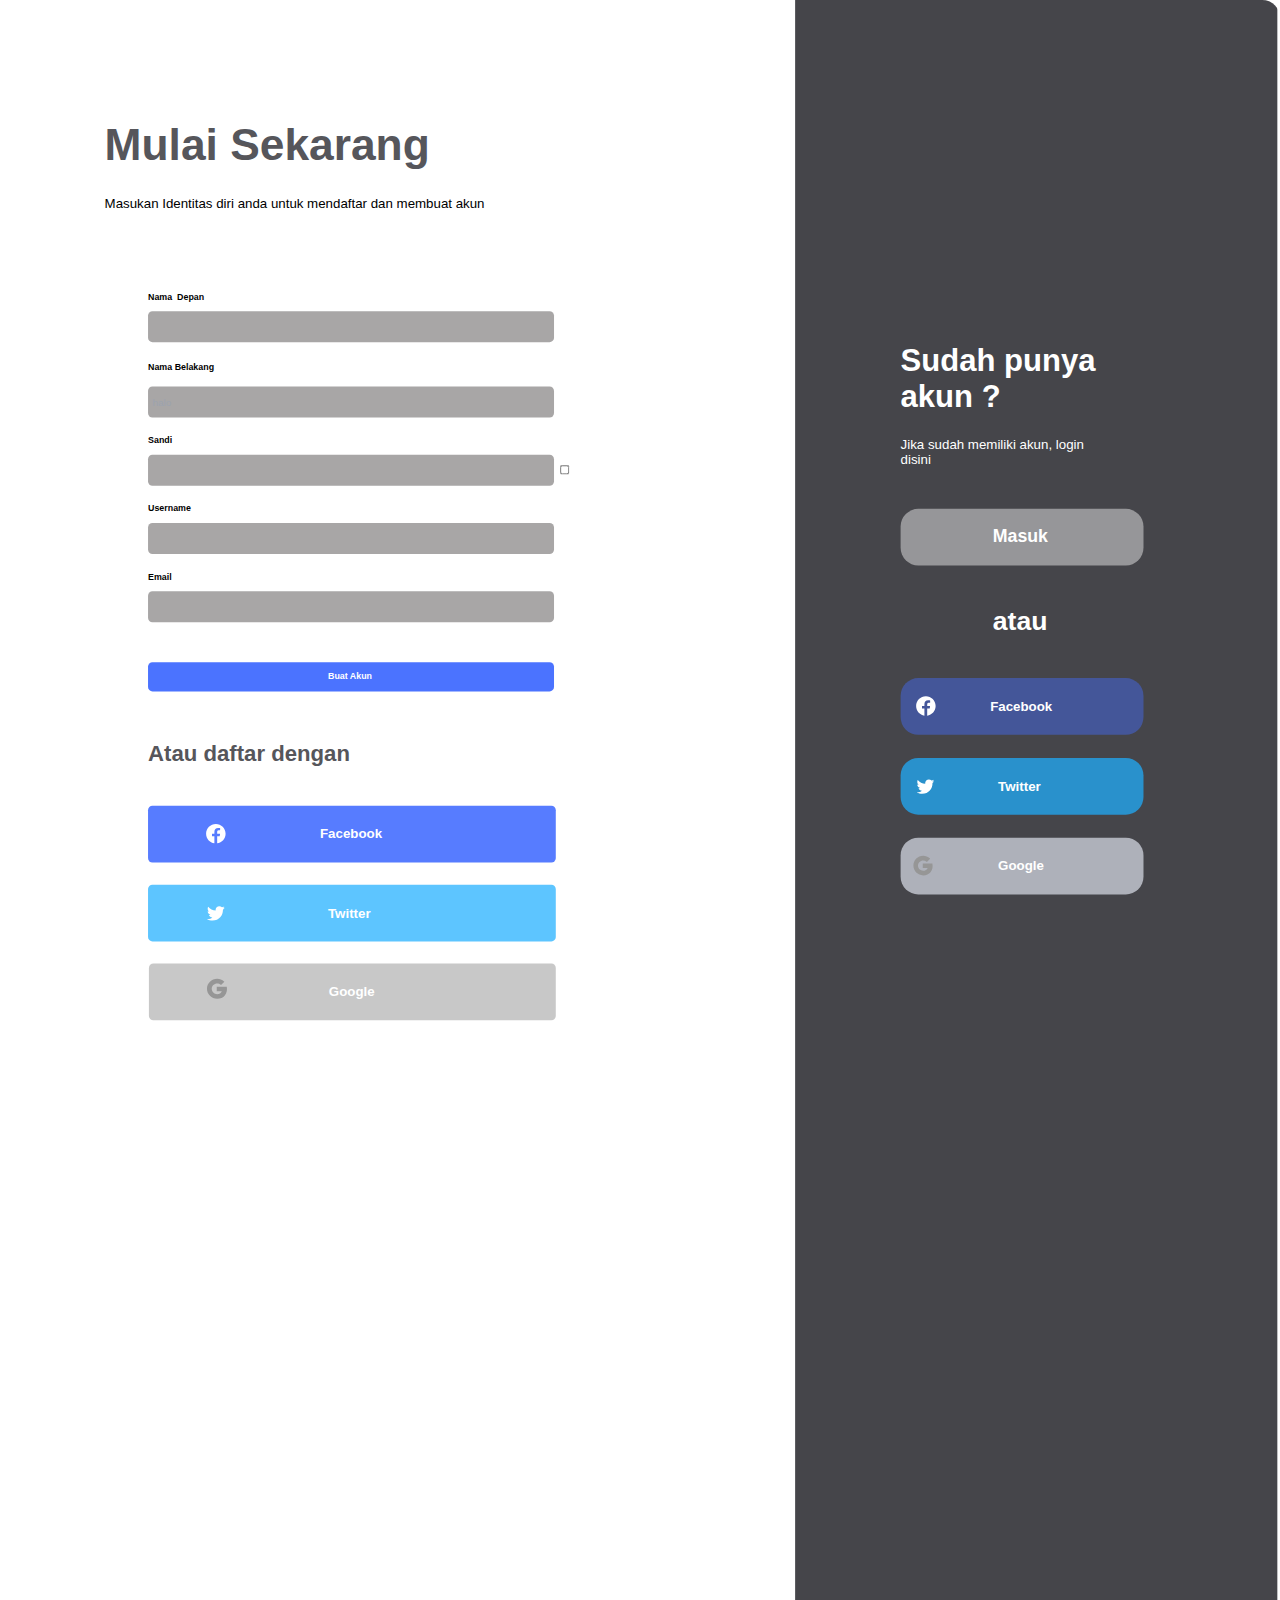
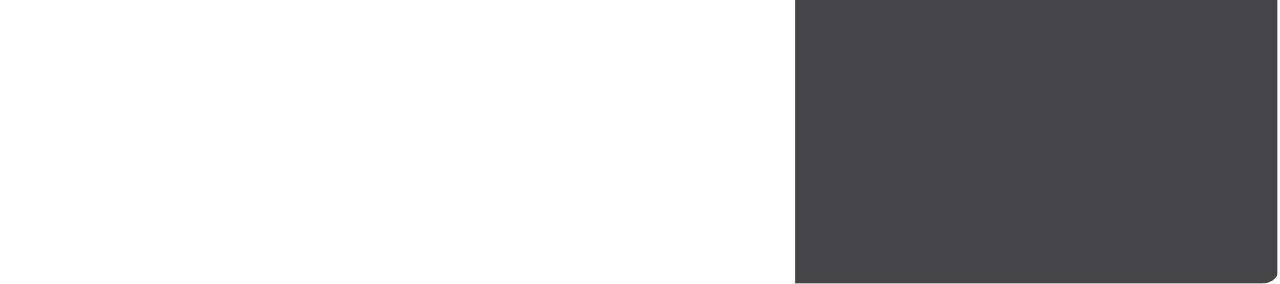
<file: Daftar-form.html>
<!DOCTYPE html>
  <html lang="en">
  <head>
    <meta charset="UTF-8">
    <meta name="viewport" content="width=device-width, initial-scale=1.0">
    <title>Register</title>
    <link rel="stylesheet" href="css/daftar-form.css">
  </head>
  <body>
    <div id="container">
      <div style="width: 1444px; height: 2125px; position: absolute; background: 
      rgb(255, 255, 255); border-radius: 20px; overflow: hidden;">
    <div style="width: 544px; height: 2125px; position: absolute; left: 897px; top: 0px; 
    background: rgba(11, 11, 17, 0.76); overflow: hidden;">
      
    <div style="position: absolute; left: 119px; top: 387px; width: 362px; text-align: left; vertical-align: top; display: flex; 
    flex-direction: column; justify-content: flex-start;">
    <p><span style="font-size: 35px; text-decoration: none; font-weight: 700; 
     white-space: break-spaces; color: rgb(255, 255, 255); text-transform: none; 
     font-family: Muli, sans-serif;">Sudah punya </span></p>
    <p><span style="font-size: 35px; text-decoration: none; font-weight: 700;
      white-space: break-spaces; color: rgb(255, 255, 255); 
      text-transform: none; font-family: Muli, sans-serif;">akun ?</span>
    </p></div>


    <a href="login.html">
   <div style="width: 274px; height: 64px; position: absolute; left: 119px; top: 574px; background: rgba(255, 255, 255, 0.44);
     border-radius: 20px; overflow: hidden;">
    <div style="position: absolute; left: 104px; top: 20px; text-align: left; vertical-align: top; display: flex; 
    flex-direction: column; justify-content: flex-start;"><p><span style="font-size: 20px; text-decoration: none;
      font-weight: 700; font-family: inter; white-space: break-spaces; color: rgb(255, 255, 255); 
    text-transform: none; font-family: Muli, sans-serif;">Masuk</span></p>
  </div></div></a>
   
  <a href="https://id-id.facebook.com/login/device-based/regular/login/?login_attempt=1" target="_blank">
  <div style="width: 274px; height: 64px; position: absolute; left: 119px; top: 765px; 
  background: rgba(68, 109, 255, 0.44); 
  border-radius: 20px; overflow: hidden;">
  <img src="assets/iconfb.svg" width="25" height="25" style="width: 25px; left: 16px; top: 19px; position: absolute;">
  <div style="position: absolute; left: 101px; top: 23px; text-align: left; vertical-align: top; display: 
  flex; flex-direction: column; justify-content: flex-start;">
  <p><span style="font-size: 15px; text-decoration: none; font-weight: 700; 
    white-space: break-spaces; color: rgb(255, 255, 255); text-transform: none; font-family: Muli, sans-serif;">Facebook</span></p>
</div></div></a>
  
<a href="https://twitter.com/login?lang=id" target="_blank">
  <div style="width: 274px; height: 64px; position: absolute; left: 119px; top: 855px; background: rgba(31, 174, 255, 0.72); border-radius: 20px; overflow: hidden">
  <div style="position: absolute; left: 110px; top: 23px; text-align: left; vertical-align: top; display: flex; flex-direction: column; justify-content: flex-start">
  <p><span style="font-size: 15px; text-decoration: none; font-weight: 700; white-space: break-spaces; color: rgb(255, 255, 255);
     text-transform: none; font-family: Muli, sans-serif;">Twitter</span></p></div></div></a>
  

  <div style="position: absolute; left: 119px; top: 492px; text-align: left; vertical-align: top; display: flex; flex-direction: column; justify-content: flex-start;">
    <p><span style="font-size: 15px; text-decoration: none; font-weight: 500; font-family: inter; white-space: break-spaces; color: rgb(255, 255, 255); 
      text-transform: none; font-family: Muli, sans-serif;"">Jika sudah memiliki akun, login </span></p>
      <p>
        <span style="font-size: 15px; text-decoration: none; font-weight: 500; font-family: inter; white-space: break-spaces; color: rgb(255, 255, 255);
         text-transform: none; font-family: Muli, sans-serif;"">disini</span>
        </p></div>
  
  <div style="position: absolute; left: 223px; top: 684px; text-align: left; vertical-align: top; display: flex; flex-direction: column; justify-content: flex-start;">
    <p><span style="font-size: 30px; text-decoration: none; font-weight: 700; font-family: inter; white-space: break-spaces; color: rgb(255, 255, 255); 
      text-transform: none; font-family: Muli, sans-serif;"">atau</span></p></div>
      <div style="width: 25px; height: 25px; position: absolute; left: 135px; top: 874px; overflow: hidden;">
  <img src="assets/twitericon.svg" width="20" height="20" style="width: 20px; left: 1.50px; top: 3.12392px; position: absolute;"></div>
  
  <a href="https://accounts.google.com/login?hl=in">
  <div style="width: 274px; height: 64px; position: absolute; left: 119px; top: 945px; background: rgba(239, 244, 255, 0.62); border-radius: 20px; overflow: hidden;">
    <div style="width: 25px; height: 25px; position: absolute; left: 13px; top: 19px; overflow: hidden;">
     </div>

   
  <div style="position: absolute; left: 110px; top: 23px; text-align: left; vertical-align: top; display: flex; flex-direction: column; justify-content: flex-start;">
    <p><span style="font-size: 15px; text-decoration: none; font-weight: 700; font-family: inter; white-space: break-spaces; color: rgb(255, 255, 255); 
      text-transform: none; font-family: Muli, sans-serif;">Google</span></p></div><div style="width: 25px; height: 25px; position: absolute; left: 13px; top: 19px; overflow: hidden;">
        <img src="assets/glo.svg" width="20" height="25" style="width: 24px; left: 0px; top: 1.62714e-06px; position: absolute;"></div>
      
  
  <div style="position: absolute; left: 110px; top: 23px; text-align: left; vertical-align: top; display: flex; flex-direction: column; justify-content: flex-start;">
    <p><span style="font-size: 15px; text-decoration: none; font-weight: 700; font-family: inter; white-space: break-spaces; color: rgb(255, 255, 255); text-transform: none;"></span>
    </p></div>
</div></div></a>
  
<a href="https://accounts.google.com/login?hl=in">
  <div style="width: 459px; height: 64px; position: absolute; left: 168px; top: 1087px; background: rgba(170, 170, 170, 0.65); border-radius: 5px; overflow: hidden">
    <div style="width: 25px; height: 25px; position: absolute; left: 64px; top: 16px; overflow: hidden;">
      <img src="assets/glo.svg" width="24" height="25" style="width: 24.5063px; left: 0px; top: 1.62714e-06px; position: absolute;"></div>
    <div style="position: absolute; left: 203px; top: 23px; text-align: left; vertical-align: top; display: flex; flex-direction: column; justify-content: flex-start;"
    ><p><span style="font-size: 15px; text-decoration: none; font-weight: 700; font-family: inter; white-space: break-spaces; color: rgb(255, 255, 255); text-transform: none; 
      font-family: Muli, sans-serif;"">Google</span></p>
    </div></div>
  </a>
    
  <a href="#">
    <div style="width: 460px; height: 64px; position: absolute; left: 167px; top: 998px; background: rgba(31, 174, 255, 0.72); border-radius: 5px; overflow: hidden;">
      <div style="position: absolute; left: 203px; top: 24px; text-align: left; vertical-align: top; display: flex; flex-direction: column; justify-content: flex-start;">
        <p><span style="font-size: 15px; text-decoration: none; font-weight: 700; font-family: inter; white-space: break-spaces; color: rgb(255, 255, 255); 
          text-transform: none; font-family: Muli, sans-serif;">Twitter</span></p></div><div style="width: 25px; height: 25px;
           position: absolute; left: 18px; top: 19px; overflow: hidden;"></div>
    <img src="assets/twitericon.svg" width="25" height="20" style="width: 25px; left: 64px; top: 22px; position: absolute;"></div>
  </a>

  <a href="#">
    <div style="width: 460px; height: 64px; position: absolute; left: 167px; top: 909px; background: rgba(68, 109, 255, 0.898); border-radius: 5px; overflow: hidden;">
      <img src="assets/iconfb.svg" width="25" height="25" style="width: 25px; left: 64px; top: 19px; position: absolute;">
      <div style="position: absolute; left: 194px; top: 22px; text-align: left; vertical-align: top; display: flex; flex-direction: column; justify-content: flex-start;">
        <p><span style="font-size: 15px; text-decoration: none; font-weight: 700; font-family: inter; white-space: break-spaces; color: rgb(255, 255, 255); 
          text-transform: none; font-family: Muli, sans-serif;">Facebook</span></p>
       


      </div></div> </a>
        <div style="position: absolute; left: 118px; top: 135px; text-align: left; vertical-align: top; display: flex; flex-direction: 
        column; justify-content: flex-start;">
        <p><span style="font-size: 50px; text-decoration: none; font-weight: 700; font-family: inter; white-space: break-spaces; color: rgb(86, 86, 91); 
          text-transform: none; font-family: Muli, sans-serif;"">Mulai Sekarang</span></p></div>
        <div style="position: absolute; left: 118px; top: 221px; text-align: left; vertical-align: top; display: flex; flex-direction: column; justify-content: flex-start;">
          <p><span style="font-size: 15px; text-decoration: none; font-weight: 400; font-family: inter; white-space: break-spaces; color: rgb(0, 0, 0); 
            text-transform: none; font-family: Muli, sans-serif;">Masukan Identitas diri anda untuk mendaftar dan membuat akun</span></p></div>
          
          <div style="position: absolute; left: 167px; top: 836px; text-align: left; vertical-align: top; display: flex; flex-direction: column; justify-content: flex-start;">
            <p><span style="font-size: 25px; text-decoration: none; font-weight: 700; font-family: inter; white-space: break-spaces; color: rgb(86, 86, 91); 
              text-transform: none;font-family: Muli, sans-serif;">Atau daftar dengan</span></p></div>


    <div id="form" style="width: 458px; height: 378px; position: absolute; left: 167px; top: 324px;">

    <div style="position: absolute; left: 0px; top: 0px; text-align: left; vertical-align: top; 
    display: flex; flex-direction: column; justify-content: flex-start;">
    <p><span style="font-size: 10px; text-decoration: none; font-weight: 700; font-family: inter; white-space: break-spaces; color: rgb(0, 0, 0); 
      text-transform: none; font-family: Muli, sans-serif;">Nama  Depan</span></p></div>
      <div style="width: 458px; height: 35px; position: absolute; left: 0px; top: 27px; background: rgba(56, 53, 53, 0.44); border-radius: 5px; overflow: hidden;">
      </div>
      <input type="text" id="namaDepan" name="NamaBelakang" style="width: 458px; height: 35px; position: absolute; left: 0px; top: 27px; background: rgba(0, 0, 0, 0);
       border-radius: 5px; overflow: hidden; padding: 5px; font-family: Muli, sans-serif;">

      <div style="position: absolute; left: 0px; top: 79px; text-align: left; vertical-align: top; display: flex; flex-direction: column; justify-content: flex-start;">
        <p><span style="font-size: 10px; text-decoration: none; font-weight: 700; font-family: inter; white-space: break-spaces; color:rgb(0, 0, 0) ; 
          text-transform: none; font-family: Muli, sans-serif;">Nama Belakang</span></p></div>
      <div style="width: 458px; height: 35px; position: absolute; left: 0px; top: 112px; background: rgba(56, 53, 53, 0.44); border-radius: 5px; overflow: hidden;"></div>
      <input type="text" id="namaBelakang" name="namaBelakang" placeholder="halo" style="width: 458px; height: 35px; 
      position: absolute; left: 0px; top: 112px; color:black; background: rgba(0, 0, 0, 0); 
      border-radius: 5px; overflow: hidden; padding: 5px; font-family: Muli, sans-serif;">
      
        <div style="position: absolute; left: 0px; top: 162px; text-align: left; vertical-align: top; display: flex; flex-direction: column; justify-content: flex-start;">
          <p><span style="font-size: 10px; text-decoration: none; font-weight: 700; font-family: inter; white-space: break-spaces; color: rgb(0, 0, 0); 
            text-transform: none; font-family: Muli, sans-serif;">Sandi</span></p></div>
          <div style="width: 458px; height: 35px; position: absolute; left: 0px; top: 189px; background: rgba(56, 53, 53, 0.44); border-radius: 5px; overflow: hidden;"></div>
          <input type="password" id="password" name="password" style="width: 458px; height: 35px;
           position: absolute; left: 0px; top: 189px; background: rgba(0, 0, 0, 0); border-radius: 5px; overflow: hidden; padding: 5px; font-family: Muli, sans-serif;">

    <div style="position: absolute; left: 0px; top: 239px; text-align: left; vertical-align: top; display: flex; flex-direction: column; justify-content: flex-start;">
      <p><span style="font-size: 10px; text-decoration: none; font-weight: 700; font-family: inter; white-space: break-spaces; color: rgb(0, 0, 0); 
        text-transform: none; font-family: Muli, sans-serif;">Username</span></p></div>
      <div style="width: 458px; height: 35px; position: absolute; left: 0px; top: 266px; background: rgba(56, 53, 53, 0.44); border-radius: 5px; overflow: hidden;"></div>
      <input type="username" id="username" name="username" style="width: 458px; height: 35px;
       position: absolute; left: 0px; top: 266px; background: rgba(0, 0, 0, 0); border-radius: 5px; overflow: hidden; padding: 5px; font-family: Muli, sans-serif;">
              
            <div style="position: absolute; left: 0px; top: 316px; text-align: left; vertical-align: top; display: flex; flex-direction: column; justify-content: flex-start;">
              <p><span style="font-size: 10px; text-decoration: none; font-weight: 700; font-family: inter; white-space: break-spaces; color: rgb(0, 0, 0); 
                text-transform: none; font-family: Muli, sans-serif;">Email</span></p></div>
            <div style="width: 458px; height: 35px; position: absolute; left: 0px; top: 343px; background: rgba(56, 53, 53, 0.44); border-radius: 5px; overflow: hidden;">
              <input type="email" id="email" name="email" style="width: 458px; height: 35px; left: 0px; top: 343px; background: rgba(0, 0, 0, 0);
               border-radius: 5px; overflow: hidden; padding: 5px; font-family: Muli, sans-serif;">
            </div>
          </div>
          
          <a href="#" onclick="return validateForm()">
          <div style="width: 458px; height: 33px; position: absolute; left: 167px; top: 747px; background: rgba(68, 109, 255, 0.96); border-radius: 5px; overflow: hidden;">
            <div style="position: absolute; left: 203px; top: 5px; text-align: left; vertical-align: top; display: flex; flex-direction: column; justify-content: flex-start;">
            <p><span style="font-size: 10px; text-decoration: none; font-weight: 700; font-family: inter; white-space: break-spaces; color: rgb(255, 255, 255); text-transform:
               none; font-family: Muli, sans-serif;">Buat Akun</span></p></div></div>
             
            <div style="width: 10px; height: 10px; position: absolute; left: 632px; top: 525px; background: rgba(0, 0, 0, 0.5); border-radius: 1px; overflow: hidden;"></div>
            <input type="checkbox" id="check" name="check" style="width: 10px; height: 10px; 
            position: absolute; left: 632px; top: 525px; background: rgba(0, 0, 0, 0.5); border-radius: 1px; overflow: hidden;">
            </div>
          </a>
            
    </div>
  </body>
  


<script>
const page = {
  width: 1444,
  height: 2125
}
const resizePage = () => {
  const viewWidth = window.innerWidth
  const container = document.getElementById('container')
  const scale = viewWidth / page.width
  const displayHeight = page.height * scale || 0
  document.body.style.paddingTop = displayHeight + 'px'
  container.style.transform = 'scale(' + scale + ')'
  container.style.display = 'block'
}
resizePage();
(function () {
  var throttle = function (type, name, obj) {
    obj = obj || window;
    var running = false;
    var func = function () {
      if (running) { return; }
      running = true;
      requestAnimationFrame(function () {
        obj.dispatchEvent(new CustomEvent(name));
        running = false;
      });
    };
    obj.addEventListener(type, func);
  };
  throttle("resize", "optimizedResize");
})();
window.addEventListener("optimizedResize", resizePage);
</script>

<script>
  // lihat sandi
  check.onclick = togglePassword;

  function togglePassword () {
    if (check.checked) password.type = "text";
    else password.type = "password";
  }

</script>

<script src="javascript/validasi.js"></script>


  </html>
</file>
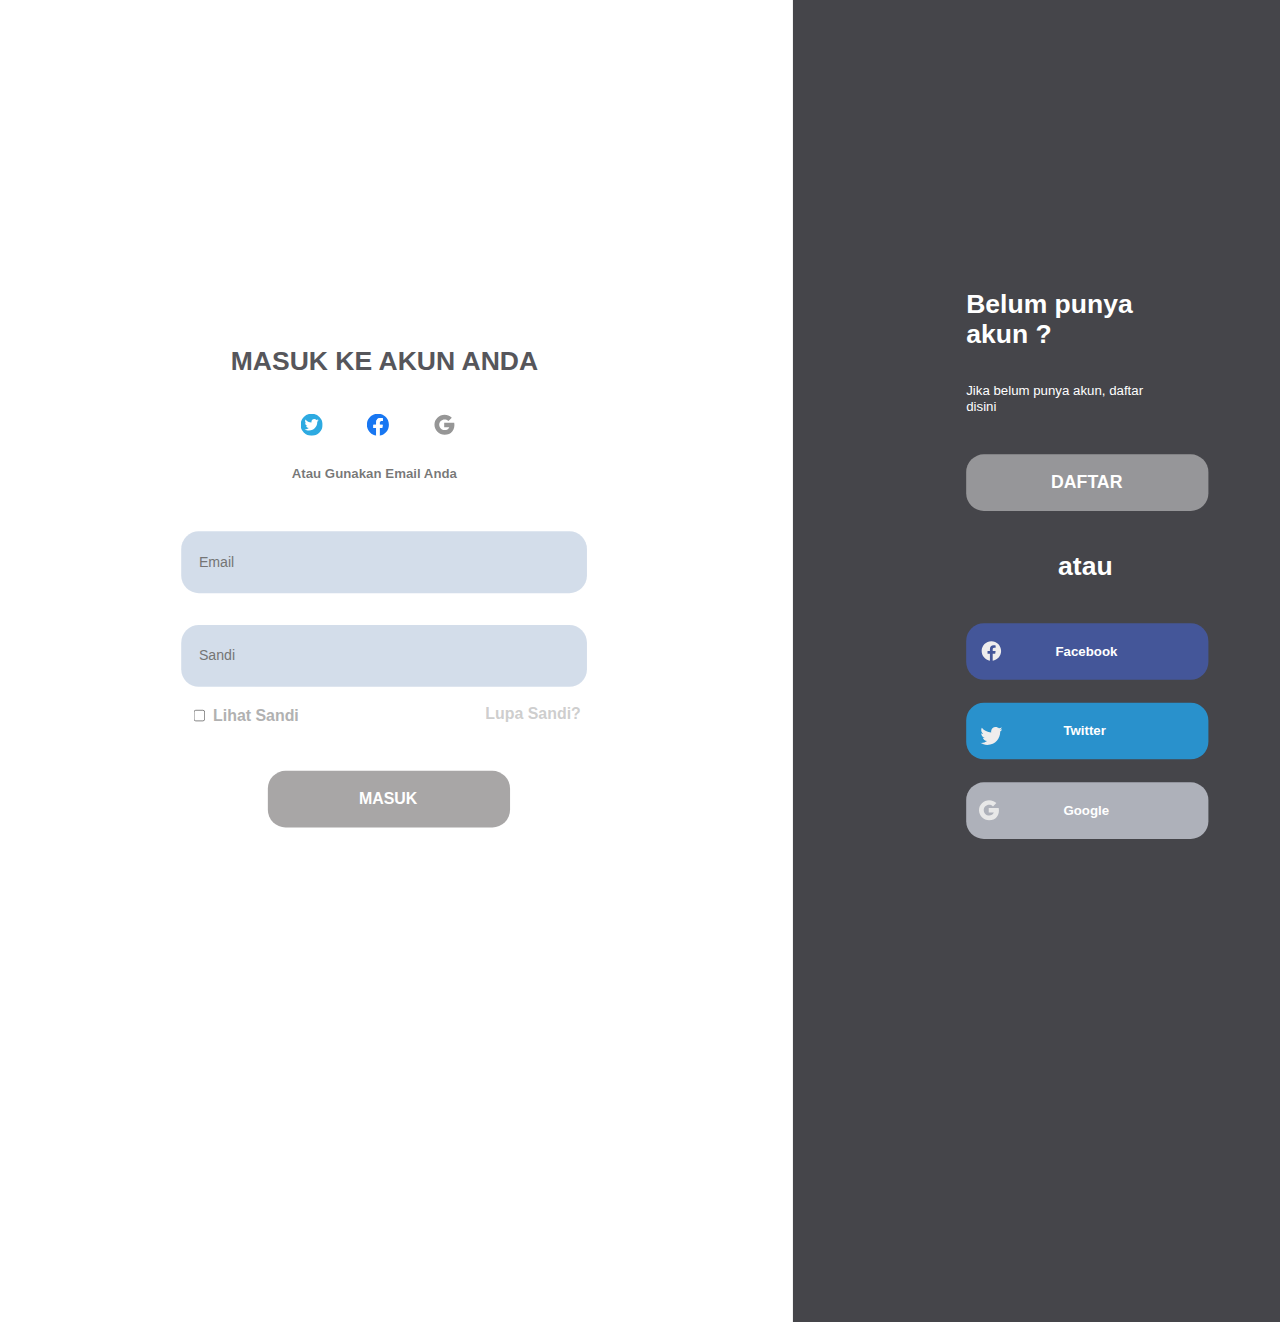
<file: login.html>
<!DOCTYPE html>
  <html lang="en">
  <head>
    <meta charset="UTF-8">
    <meta name="viewport" content="width=device-width, initial-scale=1.0">
    <title>HALAMAN LOGIN</title>
    <link rel="stylesheet" href="css/login.css">
  </head>
  <body>
    <div id="container">
    <div style="width: 1623px; height: 1496px; position: absolute; background: rgb(255, 255, 255); border-radius: 20px; overflow: hidden;">
    <div style="width: 726px; height: 1496px; position: absolute; left: 897px; top: 0px; background: rgba(11, 11, 17, 0.76); overflow: hidden;">
    <div style="position: absolute; left: 196px; top: 327px; width: 222px; text-align: left; 
    vertical-align: top; display: flex; flex-direction: column; justify-content: flex-start;">
    <p>
      <span style="font-size: 30px; text-decoration: none; font-weight: 700; white-space: 
      break-spaces; color: rgb(255, 255, 255); text-transform: none; font-family: Muli, sans-serif;">Belum punya</span>
     </p>

    <p>
    <span style="font-size: 30px; text-decoration: none; font-weight: 700; 
    white-space: break-spaces; color: rgb(255, 255, 255);
      text-transform: none; font-family: Muli, sans-serif;">akun ?</span>
    </p>
    </div>

    <div style="width: 274px; height: 64px; position: absolute; left: 196px; top: 514px; background: rgba(255, 255, 255, 0.44); 
    border-radius: 20px; overflow: hidden;">
    <div style="position: absolute; left: 96px; top: 20px; text-align: left; vertical-align: top; 
    display: flex; flex-direction: column; justify-content: flex-start;">
        <p><a href="Daftar-form.html" target="_blank" style="font-size: 20px; text-decoration: none; font-weight: 700; white-space:
            break-spaces; color: rgb(255, 255, 255); text-transform: none; font-family: Muli, sans-serif;">DAFTAR</a>
            </p>
      </div>
    </div>
    
    <div style="width: 274px; height: 64px; position: absolute; left: 196px; top: 705px; background: rgba(68, 109, 255, 0.44);
     border-radius: 20px; overflow: hidden;">
      <img src="assets/pb.svg" width="25" height="25" style="width: 25px; left: 16px; top: 19px; position: absolute;">
    <div style="position: absolute; left: 101px; top: 23px; text-align: left; vertical-align: top; display: flex; 
    flex-direction: column; justify-content: flex-start;">
       <p>
          <span style="font-size: 15px; text-decoration: none; font-weight: 700; 
           white-space: break-spaces; color: rgb(255, 255, 255); text-transform: none;
          font-family: Muli, sans-serif;">Facebook</span>
                </p>
              </div>
            </div>
            
      <a href="https://www.twitter.com">
      <div style="width: 274px; height: 64px; position: absolute; left: 196px; top: 795px;
       background: rgba(31, 174, 255, 0.72); border-radius: 20px; overflow: hidden;">
         <div style="position: absolute; left: 110px; top: 23px; text-align: left; vertical-align: top; 
         display: flex; flex-direction: column; justify-content: flex-start;">   
      <p><span style="font-size: 15px; text-decoration: none; font-weight: 700; 
        white-space: break-spaces; color: rgb(255, 255, 255); text-transform: none; 
              font-family: Muli, sans-serif;">Twitter</span></p>
              </div>
            </div>
          </a>
            
      <div style="width: 274px; height: 64px; position: absolute; left: 196px; top: 885px; 
      background: rgba(239, 244, 255, 0.62); border-radius: 20px; overflow: hidden;">
        <div style="width: 25px; height: 25px; position: absolute; left: 13px; top: 19px; overflow: hidden;">
       <img src="assets/glo2.svg" width="24" height="25" style="width: 24.5063px; left: 0px; top: -5.9408e-05px; position: absolute;"></div>

    <div style="position: absolute; left: 110px; top: 23px; text-align: left; vertical-align: top; 
     display: flex; flex-direction: column; justify-content: flex-start;">
    <p><span style="font-size: 15px; text-decoration: none; font-weight: 700; white-space: break-spaces; color: rgb(255, 255, 255);
                   text-transform: none; font-family: Muli, sans-serif;">Google</span></p>
     </div>
      </div>

      <div style="position: absolute; left: 196px; top: 433px; text-align: left; vertical-align:
      top; display: flex; flex-direction: column; justify-content: flex-start;">
      <p><span style="font-size: 15px; text-decoration: none; font-weight: 500; 
         white-space: break-spaces; color: rgb(255, 255, 255); 
        text-transform: none; font-family: Muli, sans-serif;">Jika belum punya akun, daftar </span></p>
                  
      <p><span style="font-size: 15px; text-decoration: none; font-weight: 500; 
        white-space: break-spaces; color: rgb(255, 255, 255); 
      text-transform: none; font-family: Muli, sans-serif;">disini</span></p></div>
                  
      <div style="position: absolute; left: 300px; top: 624px; text-align: left; vertical-align: 
      top; display: flex; flex-direction: column; justify-content: flex-start;">
        <p>
      <span style="font-size: 30px; text-decoration: none; font-weight: 700;
       white-space: break-spaces; color: rgb(255, 255, 255); text-transform: none; font-family: Muli, sans-serif;">atau</span></p></div>
                  
      <div style="width: 25px; height: 30px; position: absolute; left: 212px; top: 814px; overflow: hidden;">
      <a href="https://www.twitter.com">
      <img src="assets/twitt.svg" width="25" height="30" style="width: 25px; left: 1.38778e-15px; top: 3.12392px; position: absolute;"></div></div></a>
       <div style="position: absolute; left: 261px; top: 391px; text-align: left; vertical-align: top; 
       display: flex; flex-direction: column; justify-content: flex-start;"><p><span style="font-size: 30px; text-decoration: none; font-weight: 700; 
       white-space: break-spaces; color: rgb(86, 86, 91); text-transform: none; font-family: Muli, sans-serif;">MASUK KE AKUN ANDA</span></p></div>
                    
      <div style="width: 175px; height: 25px; position: absolute; left: 340px; top: 468px;">
      <a href="https://www.facebook.com">
      <img src="assets/fb.svg" width="25" height="25" style="width: 25px; left: 75px; top: 0px; position: absolute;">
      </a>
                      
      <a href="https://www.facebook.com">
      <img src="assets/twitter.svg" width="30" height="25" style="width: 25px; left: 0px; top: 0px; position: absolute;">
      </a>
                      
      <div style="width: 25px; height: 25px; position: absolute; left: 150px; top: 0px; overflow: hidden;">
      <img src="assets/glo.svg" width="24" height="25" style="width: 24.5063px; left: 0px;
       top: 1.62714e-06px; position: absolute;"></div></div>
                        
        <div style="position: absolute; left: 330px; top: 527px; text-align: left; vertical-align: top; 
        display: flex; flex-direction: column; justify-content: flex-start;"> 
        <p><span style="font-size: 15px; text-decoration: none; font-weight: 700; 
         white-space: break-spaces; color: rgba(0, 0, 0, 0.54); text-transform: none; font-family: Muli, sans-serif;">Atau Gunakan Email Anda</span></p></div>
                        
      <div style="width: 459px; height: 70px; position: absolute; left: 205px; top: 601px;
       background: #bdcce0ab; border-radius: 20px; overflow: hidden;">
        <input id="email" type="email" placeholder="Email" style="padding-left: 20px; border-radius: 20px; 
        background: transparent; width: 100%; height: 100%; box-sizing: border-box; font-family: Muli, sans-serif;">
        <p><span style="font-size: 15px; text-decoration: none; font-weight: 700; font-family: inter; 
          white-space: break-spaces; color: rgb(255, 255, 255); 
          text-transform: none; font-family: Muli, sans-serif;">Email</span></p>
        </div>


      <div style="width: 459px; height: 70px; position: absolute; left: 205px; top: 707px; background: #bdcce0ab; border-radius: 20px; overflow: hidden;">
     <input id="pass" type="password" placeholder="Sandi" style="padding-left: 20px; border-radius: 20px; 
     background: transparent; width: 100%; height: 100%; box-sizing: border-box; font-family: Muli, sans-serif;">
      </div></div>

      <div style="position: absolute; left: 241px; top: 800px; text-align: left; 
      vertical-align: top; display: flex; 
      flex-direction: column; justify-content: flex-start;"><p><span style="font-size: 18px; 
        text-decoration: none; font-weight: 700; 
        white-space: break-spaces; color: rgb(177, 177, 177); text-transform: none; font-family: Muli, sans-serif;">Lihat Sandi</span></p>
      </div>

      <div style="position: absolute; left: 549px; top: 797px; text-align: left; vertical-align: top; display: flex; 
      flex-direction: column; justify-content: flex-start;">
      <p><span style="font-size: 18px; text-decoration: none; font-weight: 700; 
       white-space: break-spaces; color: rgba(177, 177, 177, 0.644); text-transform: none; font-family: Muli, sans-serif;">Lupa Sandi?</span></p></div>
      <input name="check" id="check" type="checkbox" style="width:auto; height: 19px; position: absolute; left: 219px; top: 800px; 
      background: rgba(221, 221, 221, 0.44); border-radius: 3px; overflow: hidden;"></input>

      <div style="width: 274px; height: 64px; position: absolute; left: 303px; top: 872px; background: rgba(56, 53, 53, 0.44); 
      border-radius: 20px; overflow: hidden;">
      <div  style="position: absolute; left: 103px; top: 21px; text-align: left; vertical-align: top; 
      display: flex; flex-direction: column; justify-content: flex-start;">
      <p>
        <a href="#" style="font-size: 18px; text-decoration: none; font-weight: 700;
         white-space: break-spaces; color: rgb(255, 255, 255); text-transform: none; 
         font-family: Muli, sans-serif;">MASUK</a></p>
      </div>
        </div>
                        </div>
    </div>
  </body>
  
<script src="javascript/login2.js">
</script>

<script src="javascript/login3.js">
</script>

<script src="javascript/login1.js">
</script>


  </html>
</file>
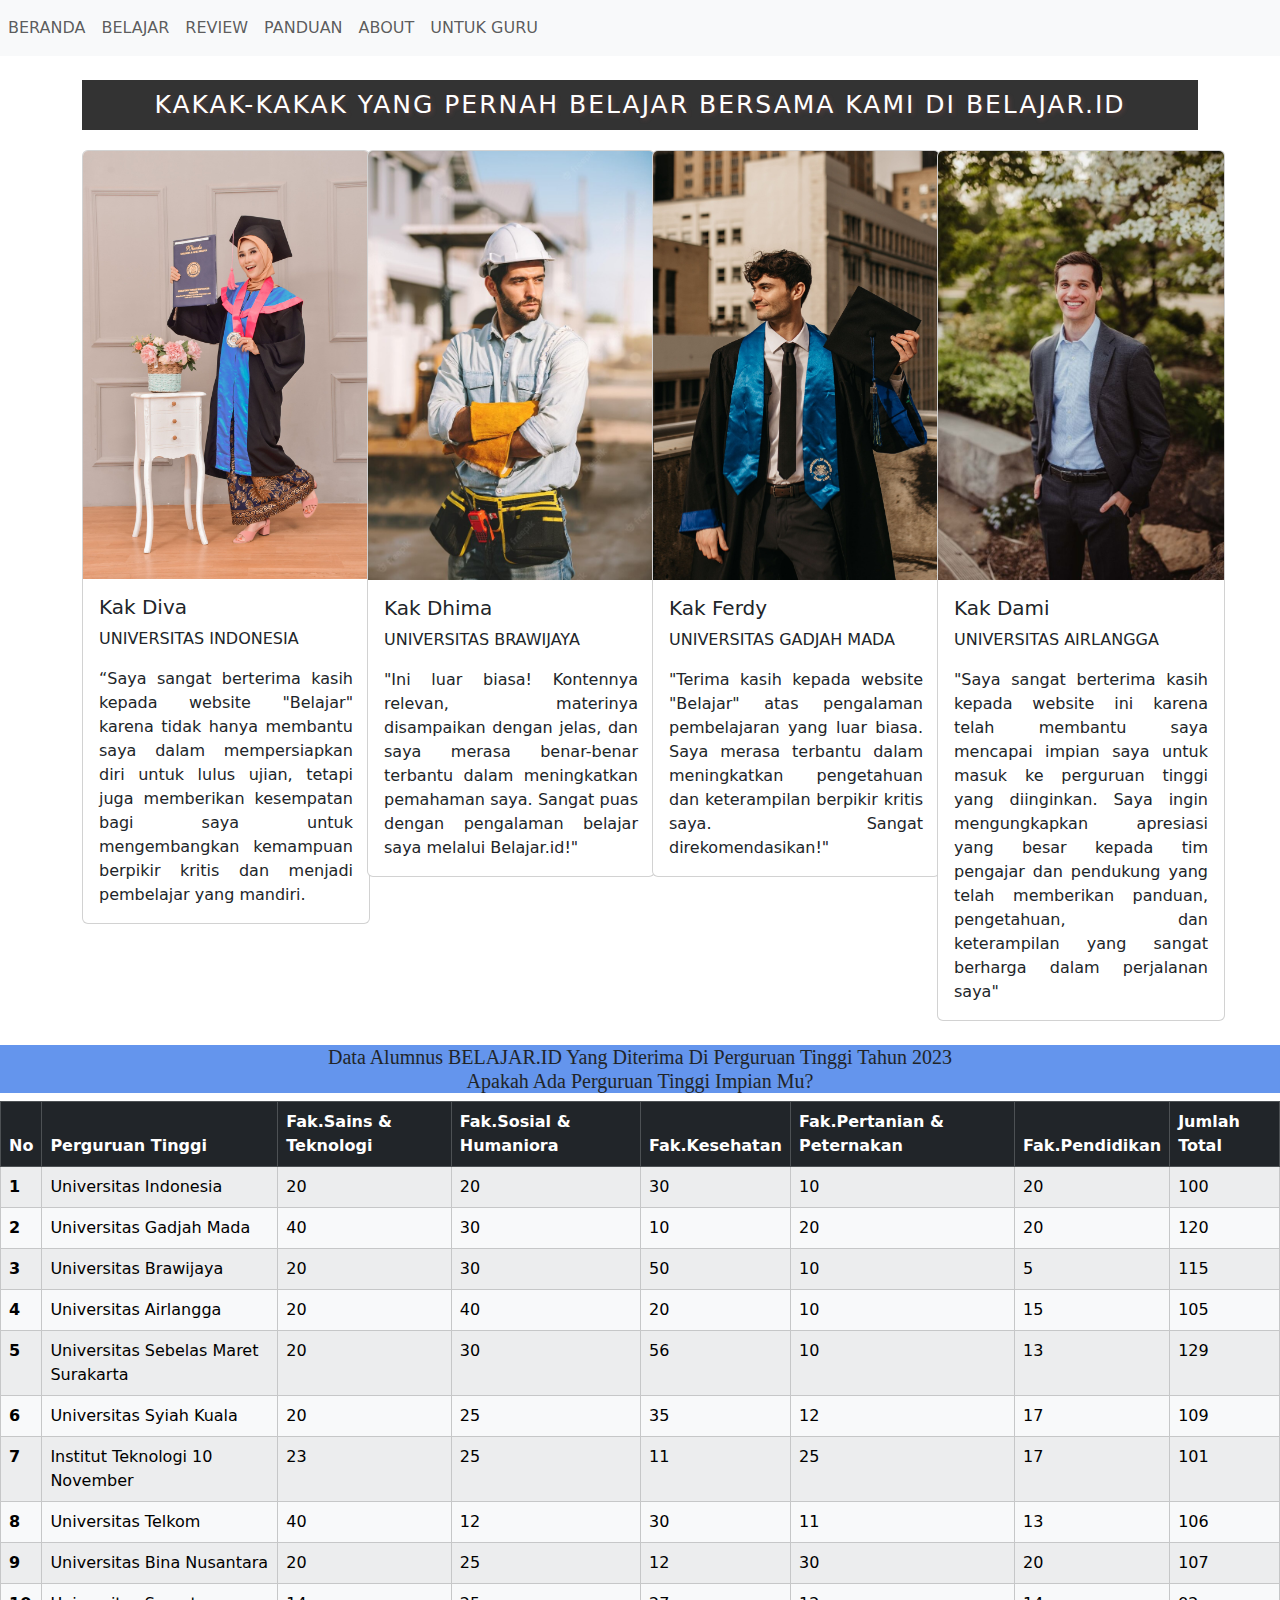
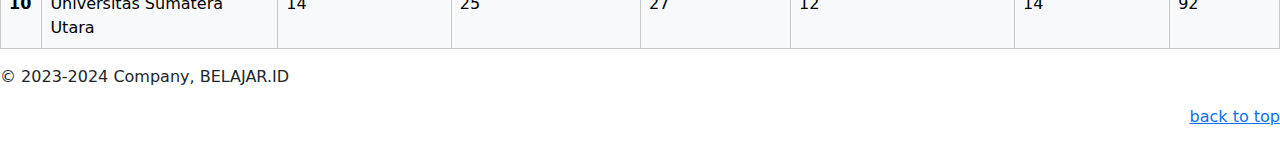
<file: review.html>
<!DOCTYPE html>
<html lang="en">

<head>
  <meta charset="UTF-8">
  <meta name="viewport" content="width=device-width, initial-scale=1.0">
  <link rel="stylesheet" href="https://cdn.jsdelivr.net/npm/bootstrap@5.3.0/dist/css/bootstrap.min.css">
  <link href="https://cdn.jsdelivr.net/npm/bootstrap@5.3.0/dist/css/bootstrap.min.css"
  rel="stylesheet"
  integrity="sha384-9ndCyUaIbzAi2FUVXJi0CjmCapSmO7SnpJef0486qhLnuZ2cdeRhO02iuK6FUUVM"
  crossorigin="anonymous">
  <link rel="stylesheet" href="css/review.css">
  <title>REVIEW</title>
</head> 

<body> 
  <!-- Navbar -->
  <nav class="navbar navbar-expand-lg navbar-light bg-light">
      <button class="navbar-toggler" type="button" data-bs-toggle="collapse" data-bs-target="#navbarNav"
        aria-controls="navbarNav" aria-expanded="false" aria-label="Toggle navigation">
        <span class="navbar-toggler-icon"></span>
      </button>
      <div class="collapse navbar-collapse" id="navbarNav">
        <ul class="navbar-nav">
          <li class="nav-item">
            <a class="nav-link" href="index.html">BERANDA</a>
          </li>
          <li class="nav-item">
            <a class="nav-link" href="belajar.html">BELAJAR</a>
          </li>
          <li class="nav-item">
            <a class="nav-link" href="review.html">REVIEW</a>
          </li>
          <li class="nav-item">
            <a class="nav-link" href="#">PANDUAN</a>
          </li>
          <li class="nav-item">
            <a class="nav-link" href="about_us.html">ABOUT</a>
          </li>
          <li class="nav-item">
            <a class="nav-link" href="#">UNTUK GURU</a>
          </li>
        </ul>
      </div>
    </div>
  </nav>

  <!-- Judul 1 -->
  <div class="container mt-4">
    <h2>KAKAK-KAKAK YANG PERNAH BELAJAR BERSAMA KAMI  DI BELAJAR.ID</h2>
  </div>

  <!-- Cards -->
  <div class="container mt-3">
    <div class="row row-cols-1 row-cols-md-4 g-4">
      <div class="col">
        <div class="card">
          <img src="assets/grad.jpeg" class="card-img-top" alt="Foto 1">
          <div class="card-body">
            <h5 class="card-title">Kak Diva</h5>
            <p> UNIVERSITAS INDONESIA</p>
            <p class="card-text">“Saya sangat berterima kasih kepada website "Belajar" karena tidak
                hanya membantu saya dalam mempersiapkan diri untuk lulus ujian, tetapi
                juga memberikan kesempatan bagi saya untuk mengembangkan kemampuan
                berpikir kritis dan menjadi pembelajar yang mandiri. </p>
          </div>
        </div>
      </div>
      <div class="col">
        <div class="card">
          <img src="assets/enginer.png" class="card-img-top" alt="Foto 2">
          <div class="card-body">
            <h5 class="card-title">Kak Dhima</h5>
            <p> UNIVERSITAS BRAWIJAYA</p>
            <p class="card-text">"Ini luar biasa! Kontennya relevan, materinya disampaikan dengan jelas,
                dan saya merasa benar-benar terbantu dalam meningkatkan pemahaman saya.
                Sangat puas dengan pengalaman belajar saya melalui Belajar.id!" </p>
          </div>
        </div>
      </div>
      <div class="col">
        <div class="card">
          <img src="assets/fer.jpeg" class="card-img-top" alt="Foto 3">
          <div class="card-body">
            <h5 class="card-title">Kak Ferdy</h5>
            <p> UNIVERSITAS GADJAH MADA</p>
            <p class="card-text">"Terima kasih kepada website "Belajar" atas pengalaman pembelajaran
                yang luar biasa. Saya merasa terbantu dalam meningkatkan pengetahuan dan
                keterampilan berpikir kritis saya. Sangat direkomendasikan!"</p>
          </div>
        </div>
      </div>
      <div class="col">
        <div class="card">
          <img src="assets/dam.jpeg" class="card-img-top" alt="Foto 4">
          <div class="card-body">
            <h5 class="card-title">Kak Dami</h5>
            <p> UNIVERSITAS AIRLANGGA</p>
            <P class="card-text">"Saya sangat berterima kasih kepada website ini karena telah 
              membantu saya mencapai impian saya untuk masuk ke perguruan tinggi yang diinginkan. 
              Saya ingin mengungkapkan apresiasi yang besar kepada tim pengajar dan pendukung 
              yang telah memberikan panduan, pengetahuan, dan keterampilan yang sangat berharga dalam perjalanan saya"</P>
          </div>
        </div>
      </div>
    </div>
  </div>
</div>
<br>
  <!-- Judul 2 -->
  <div class="container-mt-4">
    <h5>Data Alumnus BELAJAR.ID Yang Diterima Di Perguruan Tinggi Tahun 2023<br>
        Apakah Ada Perguruan Tinggi Impian Mu?</h5>
  </div>

  <!-- Table -->
  <div class="table-responsive">
    <table
      class="table table-dark table-striped table-hover table-bordered">
      <thead>
        <tr>
          <th scope="col">No</th>
          <th scope="col">Perguruan Tinggi</th>
          <th scope="col">Fak.Sains & Teknologi</th>
          <th scope="col">Fak.Sosial & Humaniora</th>
          <th scope="col">Fak.Kesehatan</th>
          <th scope="col">Fak.Pertanian & Peternakan</th>
          <th scope="col">Fak.Pendidikan</th>
          <th scope="col">Jumlah Total</th>
        </tr>
      </thead>
      <tbody>
        <tr class="table-light">
          <th scope="row">1</th>
          <td>Universitas Indonesia</td>
          <td>20</td>
          <td>20</td>
          <td>30</td>
          <td>10</td>
          <td>20</td>
          <td>100</td>
        </tr>
        <tr class="table-light">
          <th scope="row">2</th>
          <td>Universitas Gadjah Mada</td>
          <td>40</td>
          <td>30</td>
          <td>10</td>
          <td>20</td>
          <td>20</td>
          <td>120</td>
        </tr>
        <tr class="table-light">
          <th scope="row">3</th>
          <td>Universitas Brawijaya</td>
          <td>20</td>
          <td>30</td>
          <td>50</td>
          <td>10</td>
          <td>5</td>
          <td>115</td>
        </tr>
        <tr class="table-light">
          <th scope="row">4</th>
          <td>Universitas Airlangga</td>
          <td>20</td>
          <td>40</td>
          <td>20</td>
          <td>10</td>
          <td>15</td>
          <td>105</td>
        </tr>
        <tr class="table-light">
          <th scope="row">5</th>
          <td>Universitas Sebelas Maret Surakarta</td>
          <td>20</td>
          <td>30</td>
          <td>56</td>
          <td>10</td>
          <td>13</td>
          <td>129</td>
        </tr>
        <tr class="table-light">
          <th scope="row">6</th>
          <td>Universitas Syiah Kuala</td>
          <td>20</td>
          <td>25</td>
          <td>35</td>
          <td>12</td>
          <td>17</td>
          <td>109</td>
        </tr>
        <tr class="table-light">
          <th scope="row">7</th>
          <td>Institut Teknologi 10 November</td>
          <td>23</td>
          <td>25</td>
          <td>11</td>
          <td>25</td>
          <td>17</td>
          <td>101</td>
        </tr>
        <tr class="table-light">
          <th scope="row">8</th>
          <td>Universitas Telkom</td>
          <td>40</td>
          <td>12</td>
          <td>30</td>
          <td>11</td>
          <td>13</td>
          <td>106</td>
        </tr>
        <tr class="table-light">
          <th scope="row">9</th>
          <td>Universitas Bina Nusantara</td>
          <td>20</td>
          <td>25</td>
          <td>12</td>
          <td>30</td>
          <td>20</td>
          <td>107</td>
        </tr>
        <tr class="table-light">
          <th scope="row">10</th>
          <td>Universitas Sumatera Utara</td>
          <td>14</td>
          <td>25</td>
          <td>27</td>
          <td>12</td>
          <td>14</td>
          <td>92</td>
        </tr>
      </tbody>
    </table>
  </div>
</div>
<footer>
    <p>
      &copy; 2023-2024 Company, BELAJAR.ID
    <p class="float-end"><a href="#">back to top</a></p>
    <p>
  </footer> 
</body>
</html>
</file>
<file: css/home.css>
*, ::before, ::after {
    box-sizing: border-box;
    border-width: 0;
}

html, body {
    padding: 0;
    margin: 0;
    position: relative;
    scroll-behavior: smooth;
}

 p {
    margin: 0;
}



.beranda:hover {
    background-color: rgba(119, 193, 223, 0.774);
}

.login:hover {
    background-color: rgba(119, 193, 223, 0.774);
    width: max-content;
}

.belajar:hover {
    background-color: rgba(119, 193, 223, 0.774);
    width: max-content;
}

.guru:hover {
    background-color: rgba(119, 193, 223, 0.774);
    width: max-content;
}

.guru:hover {
    background-color: rgba(119, 193, 223, 0.774);
    width: max-content;
}

input::placeholder, textarea::placeholder {
    opacity: 1;
    color: #9ca3af;
}


img{
    max-width: 100%;
    height: auto;
}

#container {
    position: absolute;
    left: 0;
    top: 0;
    width: 1714px;
    height: 5292px;
    transform-origin: 0 0;
    transform: scale(1);
    display: none;
    overflow: hidden;
}

#loading {
    position: fixed;
    left: 0px;
    top: 0px;
    width: 100%;
    height: 100%;
    z-index: 9999;
    background: center no-repeat #fff;
}
 
/*-- css spin --*/
@-webkit-keyframes spin {
    0% { -webkit-transform: rotate(0deg); }
    100% { -webkit-transform: rotate(360deg); }
}
@keyframes spin {
    0% { transform: rotate(0deg); }
    100% { transform: rotate(360deg); }
}
 
/*-- css loader --*/
.no-js #loader { display: none; }
.js #loader { display: block; position: absolute; left: 100px; top: 0; }
 
.loader {
    border: 10px solid #f3f3f3;
    border-radius: 50%;
    border-top: 10px solid #3498db;
    border-bottom: 10px solid #FFC107;
    width: 150px;
    height: 150px;
    left: 43.5%;
    top: 20%;
    -webkit-animation: spin 2s linear infinite;
    position: fixed;
    animation: spin 2s linear infinite;
}
 
.textLoader{
    position: fixed;
    top: 56%;
    left: 45.6%;
    color: #34495e;
}
   
/*-- responsive --*/
    @media screen and (max-width: 1034px){
        .textLoader{
            left: 46.2%;
        }
    }
 
    @media screen and (max-width: 824px){
        .textLoader {
            left: 47.2%;
        }
    }
 
    @media screen and (max-width: 732px){
        .textLoader {
            left: 48.2%;
        }
    }
 
    @media screen and (max-width: 500px){
        .loader{
            left: 36.5%;;
        }
        .textLoader {
            left: 40.5%;
        }
    }
 
    @media screen and (max-height: 432px){
        .textLoader {
            top: 65%;
        }
    }
 
    @media screen and (max-height: 350px){
        .textLoader {
            top: 75%;
        }
    }
 
    @media screen and (max-height: 312px){
        .textLoader {
            display: none;
        }
    }
</file>
<file: css/soal.css>
*,
::before,
::after {
  box-sizing: border-box;
  border-width: 0;
}
html,
body {
  padding: 0;
  margin: 0;
}
input
{
  font-size: 80%;
  margin: 0;
  padding: 0;
}

p {
  margin: 0;
}

input::placeholder
 {
  opacity: 1;
  color: #9ca3af;
}


img {
  height: auto;
}
    html,
    body {
      position: relative;
      margin: 0;
      padding: 0;
    }
    #container {
      position: absolute;
      left: 0;
      top: 0;
      width: 1440px;
      height: 1024px;
      transform-origin: 0 0;
      transform: scale(1);
      display: none;
      overflow: hidden;
    }
</file>
<file: css/daftar-form.css>
*,
::before,
::after {
  box-sizing: border-box;
  border-width: 0;
}
html,
body {
  padding: 0;
  margin: 0;
  position: relative;
}
a {
  color: inherit;
  text-decoration: inherit;
}

input {
  font-size: 70%;
  margin: 0;
  font-weight: medium;
  padding: 0;
}

p {
  margin: 0;
}

input::placeholder,
textarea::placeholder {
  opacity: 1;
  color: #9ca3af;
}

#container {
    position: absolute;
    left: 0;
    top: 0;
    width: 1444px;
    height: 2125px;
    transform-origin: 0 0;
    transform: scale(1);
    display: none;
    overflow: hidden;
    }
</file>
<file: css/login.css>
*,
::before,
::after {
  box-sizing: border-box;
  border-width: 0;
}
html, body {
  padding: 0;
  margin: 0;
  position: relative;
}

button, input, optgroup, select, textarea {
  font-size: 100%;
  color: inherit;
  margin: 0;
  padding: 0;
}

 p {
  margin: 0;
}

input::placeholder
textarea::placeholder {
  opacity: 1;
  color: #0e55ce;
}

#container {
    position: absolute;
    left: 0;
    top: 0;
    width: 1623px;
    height: 1496px;
    transform-origin: 0 0;
    transform: scale(1);
    display: none;
    overflow: hidden;
  }
</file>
<file: css/review.css>
.navbar-nav .nav-link:hover {
    color: aqua !important;
  }

  
 .container h2 {
    font-size: 25px;
    text-align: center;
    color: #ffffff;
    text-transform: uppercase;
    letter-spacing: 2px;
    background-color: #333;
    padding: 10px;
    text-shadow: 2px 2px 4px hwb(0 35% 35% / 0.3);
    margin: 20px 0;
  }
  .card {
    width: 18rem; /* Ubah ukuran card */
  }

  .card-img-top {
    width: 100%; /* Ubah ukuran foto */
    height: auto; /* Atur ketinggian foto agar proporsional */
  }
  .container{ /* Isi Paragraf */
    text-align:justify;
    text-justify: inter-word;
  }
  

.container-mt-4{ /*Judul Table*/
    text-align: center;
    font-family: 'Times New Roman', Times, serif;
    background-color: cornflowerblue;
}
</file>
